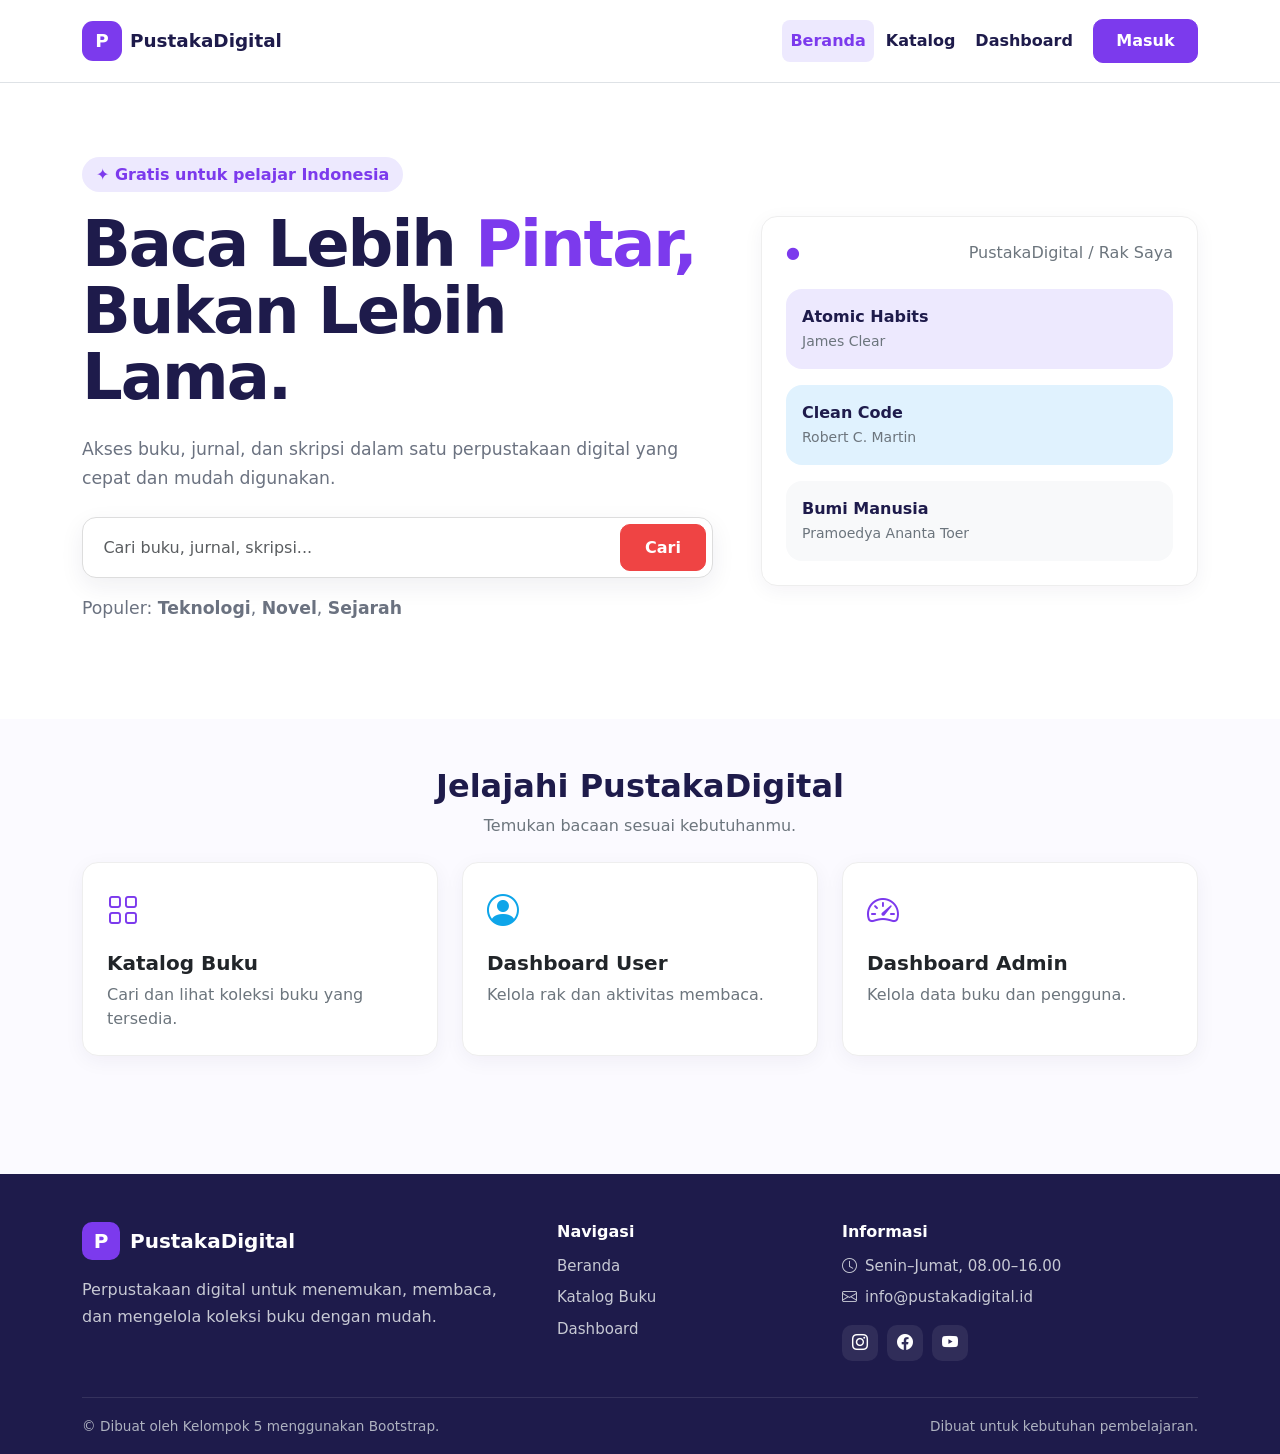
<file: index.html>
<!DOCTYPE html>
<html lang="id">

<head>
    <meta charset="UTF-8">
    <meta name="viewport" content="width=device-width, initial-scale=1.0">
    <title>PustakaDigital</title>
    <link href="https://cdn.jsdelivr.net/npm/bootstrap@5.3.3/dist/css/bootstrap.min.css" rel="stylesheet">
    <link href="https://cdn.jsdelivr.net/npm/bootstrap-icons@1.11.3/font/bootstrap-icons.css" rel="stylesheet">
    <link rel="icon" type="image/svg+xml"
        href="data:image/svg+xml,%3Csvg xmlns='http://www.w3.org/2000/svg' viewBox='0 0 100 100'%3E%3Crect width='100' height='100' rx='22' fill='%237C3AED'/%3E%3Ctext x='50%25' y='55%25' dominant-baseline='middle' text-anchor='middle' font-family='Arial' font-weight='800' font-size='58' fill='white'%3EP%3C/text%3E%3C/svg%3E">
    <link rel="stylesheet" href="assets/css/style.css">

</head>

<body>
    <nav class="navbar navbar-expand-lg border-bottom sticky-top">
        <div class="container py-2">
            <a class="navbar-brand d-flex align-items-center gap-2" href="index.html">
                <span class="logo">P</span>
                PustakaDigital
            </a>
            <button class="navbar-toggler" type="button" data-bs-toggle="collapse" data-bs-target="#nav"
                aria-controls="nav" aria-expanded="false" aria-label="Toggle navigation">
                <span class="navbar-toggler-icon"></span>
            </button>
            <div class="collapse navbar-collapse" id="nav">
                <ul class="navbar-nav ms-auto align-items-lg-center gap-lg-1">
                    <li class="nav-item">
                        <a class="nav-link active" href="index.html" aria-current="page">
                            Beranda
                        </a>
                    </li>
                    <li class="nav-item">
                        <a class="nav-link" href="route/katalog.html">
                            Katalog
                        </a>
                    </li>
                    <li class="nav-item">
                        <a class="nav-link" href="route/dashboard-user.html">
                            Dashboard
                        </a>
                    </li>
                    <li class="nav-item ms-lg-2">
                        <a class="btn btn-ungu" href="route/login.html">
                            Masuk
                        </a>
                    </li>
                </ul>
            </div>
        </div>
    </nav>

    <main>
        <section class="hero">
            <div class="container">
                <div class="row align-items-center g-5">
                    <div class="col-lg-7">
                        <span class="badge-soft">
                            ✦ Gratis untuk pelajar Indonesia
                        </span>
                        <h1 class="mt-4">
                            Baca Lebih
                            <span>Pintar,</span>
                            <br>
                            Bukan Lebih Lama.
                        </h1>
                        <p class="mt-4">
                            Akses buku, jurnal, dan skripsi dalam satu
                            perpustakaan digital yang cepat dan mudah digunakan.
                        </p>
                        <form id="searchForm" class="search-box d-flex mt-4">
                            <input type="search" class="form-control" placeholder="Cari buku, jurnal, skripsi...">
                            <button class="btn btn-cari px-4">
                                Cari
                            </button>
                        </form>
                        <p class="small mt-3">
                            Populer:
                            <b>Teknologi</b>,
                            <b>Novel</b>,
                            <b>Sejarah</b>
                        </p>
                    </div>
                    <div class="col-lg-5">
                        <div class="card-clean p-4">
                            <div class="d-flex justify-content-between mb-4">
                                <span class="text-ungu">
                                    ●
                                </span>
                                <span class="text-secondary">
                                    PustakaDigital / Rak Saya
                                </span>
                            </div>
                            <div class="p-3 rounded-4 bg-ungu-muda mb-3">
                                <b>Atomic Habits</b>
                                <br>
                                <small class="text-secondary">
                                    James Clear
                                </small>
                            </div>
                            <div class="p-3 rounded-4 bg-biru-muda mb-3">
                                <b>Clean Code</b>
                                <br>
                                <small class="text-secondary">
                                    Robert C. Martin
                                </small>
                            </div>
                            <div class="p-3 rounded-4 bg-light">
                                <b>Bumi Manusia</b>
                                <br>
                                <small class="text-secondary">
                                    Pramoedya Ananta Toer
                                </small>
                            </div>
                        </div>
                    </div>
                </div>
            </div>
        </section>
        <section class="py-5">
            <div class="container">
                <div class="text-center mb-4">
                    <h2 class="page-title">
                        Jelajahi PustakaDigital
                    </h2>
                    <p class="text-secondary">
                        Temukan bacaan sesuai kebutuhanmu.
                    </p>
                </div>
                <div class="row g-4">
                    <div class="col-md-4">
                        <a href="route/katalog.html" class="card-clean d-block p-4 h-100 text-dark">
                            <i class="bi bi-grid fs-2 text-ungu"></i>
                            <h5 class="fw-bold mt-3">
                                Katalog Buku
                            </h5>
                            <p class="text-secondary mb-0">
                                Cari dan lihat koleksi buku yang tersedia.
                            </p>
                        </a>
                    </div>
                    <div class="col-md-4">
                        <a href="route/dashboard-user.html" class="card-clean d-block p-4 h-100 text-dark">
                            <i class="bi bi-person-circle fs-2 text-biru"></i>
                            <h5 class="fw-bold mt-3">
                                Dashboard User
                            </h5>
                            <p class="text-secondary mb-0">
                                Kelola rak dan aktivitas membaca.
                            </p>
                        </a>
                    </div>
                    <div class="col-md-4">
                        <a href="route/dashboard-admin.html" class="card-clean d-block p-4 h-100 text-dark">
                            <i class="bi bi-speedometer2 fs-2 text-ungu"></i>
                            <h5 class="fw-bold mt-3">
                                Dashboard Admin
                            </h5>
                            <p class="text-secondary mb-0">
                                Kelola data buku dan pengguna.
                            </p>
                        </a>
                    </div>
                </div>
            </div>
        </section>
    </main>
    <!-- FOOTER -->
    <footer class="site-footer">
        <div class="container">
            <div class="row g-4">
                <div class="col-lg-5 col-md-6">
                    <a href="../index.html" class="footer-brand">
                        <span class="footer-logo">P</span>
                        <span>PustakaDigital</span>
                    </a>
                    <p class="footer-description mt-3 mb-0">
                        Perpustakaan digital untuk menemukan, membaca, dan mengelola koleksi buku dengan mudah.
                    </p>
                </div>
                <div class="col-6 col-lg-3 col-md-3">
                    <h6 class="footer-title">Navigasi</h6>
                    <a href="index.html" class="footer-link">Beranda</a>
                    <a href="route/katalog.html" class="footer-link">Katalog Buku</a>
                    <a href="route/dashboard-user.html" class="footer-link">Dashboard</a>
                </div>
                <div class="col-6 col-lg-4 col-md-3">
                    <h6 class="footer-title">Informasi</h6>
                    <span class="footer-info"><i class="bi bi-clock me-2"></i>Senin–Jumat, 08.00–16.00</span>
                    <span class="footer-info"><i class="bi bi-envelope me-2"></i>info@pustakadigital.id</span>
                    <div class="footer-social mt-3">
                        <a href="#" aria-label="Instagram"><i class="bi bi-instagram"></i></a>
                        <a href="#" aria-label="Facebook"><i class="bi bi-facebook"></i></a>
                        <a href="#" aria-label="YouTube"><i class="bi bi-youtube"></i></a>
                    </div>
                </div>
            </div>
            <div class="footer-bottom">
                <span>© Dibuat oleh Kelompok 5 menggunakan Bootstrap.</span>
                <span>Dibuat untuk kebutuhan pembelajaran.</span>
            </div>
        </div>
    </footer>
    <script src="https://cdn.jsdelivr.net/npm/bootstrap@5.3.3/dist/js/bootstrap.bundle.min.js"></script>
    <script src="assets/js/script.js"></script>
</body>

</html>
</file>
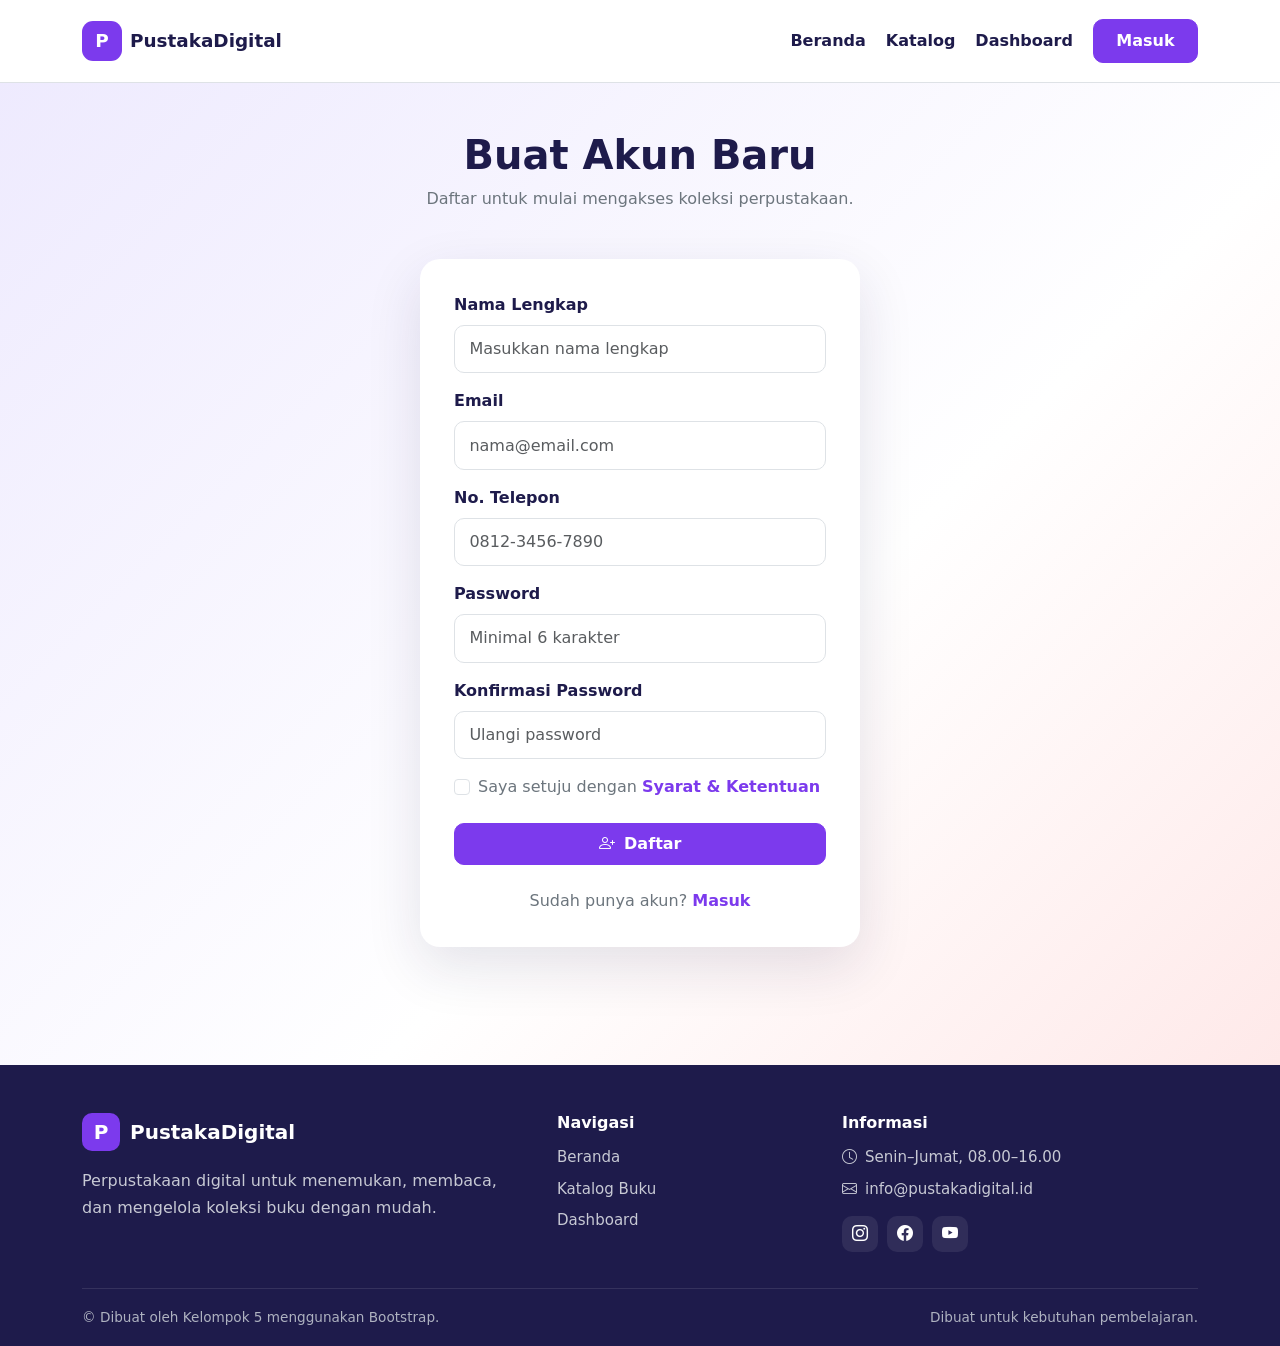
<file: route/daftar.html>
<!DOCTYPE html>
<html lang="id">

<head>
    <meta charset="UTF-8">
    <meta name="viewport" content="width=device-width, initial-scale=1.0">
    <title>Daftar - PustakaDigital</title>
    <link href="https://cdn.jsdelivr.net/npm/bootstrap@5.3.3/dist/css/bootstrap.min.css" rel="stylesheet">
    <link href="https://cdn.jsdelivr.net/npm/bootstrap-icons@1.11.3/font/bootstrap-icons.css" rel="stylesheet">
    <link rel="icon" type="image/svg+xml"
        href="data:image/svg+xml,%3Csvg xmlns='http://www.w3.org/2000/svg' viewBox='0 0 100 100'%3E%3Crect width='100' height='100' rx='22' fill='%237C3AED'/%3E%3Ctext x='50%25' y='55%25' dominant-baseline='middle' text-anchor='middle' font-family='Arial' font-weight='800' font-size='58' fill='white'%3EP%3C/text%3E%3C/svg%3E">
    <link rel="stylesheet" href="../assets/css/style.css">
</head>

<body class="login-page">

    <!-- ================= NAVBAR ================= -->
    <nav class="navbar navbar-expand-lg border-bottom sticky-top bg-white">
        <div class="container py-2">
            <a class="navbar-brand d-flex align-items-center gap-2" href="../index.html">
                <span class="logo">P</span>
                PustakaDigital
            </a>

            <button class="navbar-toggler" type="button" data-bs-toggle="collapse" data-bs-target="#nav"
                aria-controls="nav" aria-expanded="false" aria-label="Toggle navigation">
                <span class="navbar-toggler-icon"></span>
            </button>

            <div class="collapse navbar-collapse" id="nav">
                <ul class="navbar-nav ms-auto align-items-lg-center gap-lg-1">
                    <li class="nav-item">
                        <a class="nav-link" href="../index.html">Beranda</a>
                    </li>
                    <li class="nav-item">
                        <a class="nav-link" href="katalog.html">Katalog</a>
                    </li>
                    <li class="nav-item">
                        <a class="nav-link" href="dashboard-user.html">Dashboard</a>
                    </li>
                    <li class="nav-item">
                        <a class="btn btn-ungu ms-lg-2" href="login.html">Masuk</a>
                    </li>
                </ul>
            </div>
        </div>
    </nav>

    <!-- ================= HEADER ================= -->
    <header class="text-center py-5">
        <div class="container">
            <h1 class="page-title">Buat Akun Baru</h1>
            <p class="text-secondary mb-0">Daftar untuk mulai mengakses koleksi perpustakaan.</p>
        </div>
    </header>

    <!-- ================= MAIN ================= -->
    <main class="pb-5">
        <div class="container">
            <div class="login-card">

                <form id="registerForm">
                    <div class="mb-3">
                        <label class="form-label fw-semibold">Nama Lengkap</label>
                        <input id="nama" type="text" class="form-control" placeholder="Masukkan nama lengkap" required>
                    </div>

                    <div class="mb-3">
                        <label class="form-label fw-semibold">Email</label>
                        <input id="email" type="email" class="form-control" placeholder="nama@email.com" required>
                    </div>

                    <div class="mb-3">
                        <label class="form-label fw-semibold">No. Telepon</label>
                        <input id="telepon" type="tel" class="form-control" placeholder="0812-3456-7890"
                            pattern="[0-9+\-\s()]{8,20}" required>
                    </div>

                    <div class="mb-3">
                        <label class="form-label fw-semibold">Password</label>
                        <input id="password" type="password" class="form-control" placeholder="Minimal 6 karakter"
                            minlength="6" required>
                    </div>

                    <div class="mb-3">
                        <label class="form-label fw-semibold">Konfirmasi Password</label>
                        <input id="passwordConfirm" type="password" class="form-control" placeholder="Ulangi password"
                            minlength="6" required>
                    </div>

                    <div class="form-check mb-4">
                        <input class="form-check-input" type="checkbox" id="agree" required>
                        <label class="form-check-label text-secondary" for="agree">
                            Saya setuju dengan
                            <a href="#" class="text-ungu fw-semibold">Syarat &amp; Ketentuan</a>
                        </label>
                    </div>

                    <button class="btn btn-ungu w-100 py-2">
                        <i class="bi bi-person-plus me-1"></i>
                        Daftar
                    </button>
                </form>

                <p class="text-center text-secondary mt-4 mb-0">
                    Sudah punya akun?
                    <a href="login.html" class="text-ungu fw-bold">
                        Masuk
                    </a>
                </p>

            </div>
        </div>
    </main>

    <!-- ================= FOOTER ================= -->
    <footer class="site-footer">
        <div class="container">
            <div class="row g-4">
                <div class="col-lg-5 col-md-6">
                    <a href="../index.html" class="footer-brand">
                        <span class="footer-logo">P</span>
                        <span>PustakaDigital</span>
                    </a>
                    <p class="footer-description mt-3 mb-0">
                        Perpustakaan digital untuk menemukan, membaca, dan mengelola koleksi buku dengan mudah.
                    </p>
                </div>

                <div class="col-6 col-lg-3 col-md-3">
                    <h6 class="footer-title">Navigasi</h6>
                    <a href="../index.html" class="footer-link">Beranda</a>
                    <a href="katalog.html" class="footer-link">Katalog Buku</a>
                    <a href="dashboard-user.html" class="footer-link">Dashboard</a>
                </div>

                <div class="col-6 col-lg-4 col-md-3">
                    <h6 class="footer-title">Informasi</h6>
                    <span class="footer-info"><i class="bi bi-clock me-2"></i>Senin–Jumat, 08.00–16.00</span>
                    <span class="footer-info"><i class="bi bi-envelope me-2"></i>info@pustakadigital.id</span>
                    <div class="footer-social mt-3">
                        <a href="#" aria-label="Instagram"><i class="bi bi-instagram"></i></a>
                        <a href="#" aria-label="Facebook"><i class="bi bi-facebook"></i></a>
                        <a href="#" aria-label="YouTube"><i class="bi bi-youtube"></i></a>
                    </div>
                </div>
            </div>

            <div class="footer-bottom">
                <span>© Dibuat oleh Kelompok 5 menggunakan Bootstrap.</span>
                <span>Dibuat untuk kebutuhan pembelajaran.</span>
            </div>
        </div>
    </footer>

    <script src="https://cdn.jsdelivr.net/npm/bootstrap@5.3.3/dist/js/bootstrap.bundle.min.js"></script>
    <script src="../assets/js/script.js"></script>
</body>

</html>
</file>
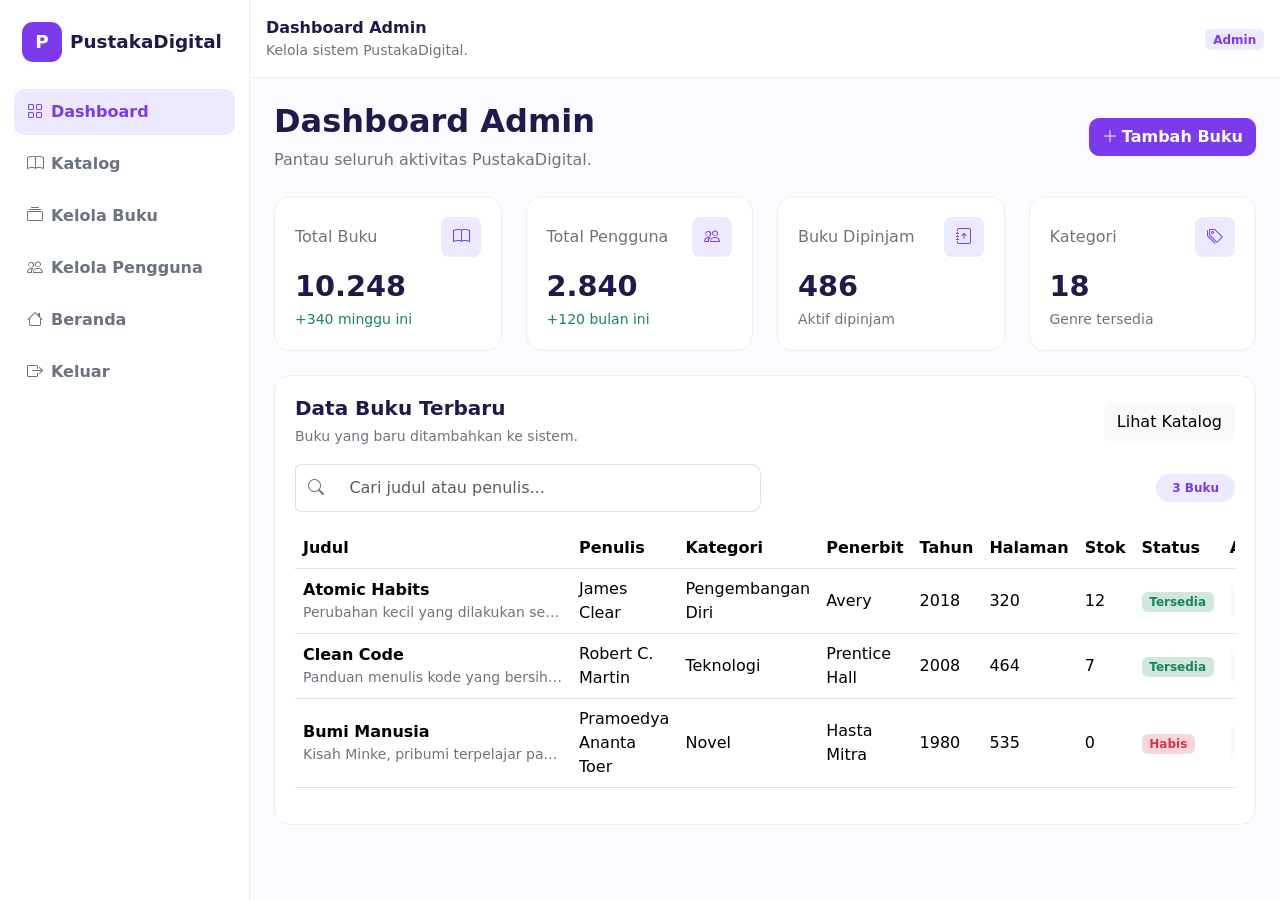
<file: route/dashboard-admin.html>
<!DOCTYPE html>
<html lang="id">

<head>
    <meta charset="UTF-8">
    <meta name="viewport" content="width=device-width, initial-scale=1.0">
    <title>Dashboard Admin - PustakaDigital</title>
    <link href="https://cdn.jsdelivr.net/npm/bootstrap@5.3.3/dist/css/bootstrap.min.css" rel="stylesheet">
    <link href="https://cdn.jsdelivr.net/npm/bootstrap-icons@1.11.3/font/bootstrap-icons.css" rel="stylesheet">
    <link rel="icon" type="image/svg+xml"
        href="data:image/svg+xml,%3Csvg xmlns='http://www.w3.org/2000/svg' width='64' height='64' viewBox='0 0 64 64'%3E%3Crect width='64' height='64' rx='18' fill='%237C3AED'/%3E%3Ctext x='50%25' y='52%25' dominant-baseline='middle' text-anchor='middle' font-family='Space Grotesk, sans-serif' font-weight='700' font-size='32' fill='white'%3EP%3C/text%3E%3C/svg%3E">
    <link rel="stylesheet" href="../assets/css/style.css">
</head>

<body>
    <aside id="sidebar" class="sidebar">
        <a class="navbar-brand d-flex align-items-center gap-2 mb-4 px-2" href="../index.html"><span
                class="logo">P</span>PustakaDigital</a>
        <nav class="nav flex-column">
            <a class="nav-link active" href="dashboard-admin.html"><i class="bi bi-grid me-2"></i>Dashboard</a>
            <a class="nav-link" href="katalog.html"><i class="bi bi-book me-2"></i>Katalog</a>
            <a class="nav-link" href="kelola-buku.html"><i class="bi bi-collection me-2"></i>Kelola Buku</a>
            <a class="nav-link" href="kelola-pengguna.html"><i class="bi bi-people me-2"></i>Kelola Pengguna</a>
            <a class="nav-link" href="../index.html"><i class="bi bi-house me-2"></i>Beranda</a>
            <a class="nav-link logout" href="login.html"><i class="bi bi-box-arrow-right me-2"></i>Keluar</a>
        </nav>
    </aside>

    <div class="main-with-sidebar">
        <header class="topbar p-3">
            <div class="d-flex align-items-center gap-3">
                <button type="button" id="mobileMenu" class="btn btn-light mobile-menu"><i
                        class="bi bi-list"></i></button>
                <div><b>Dashboard Admin</b>
                    <div class="small text-secondary">Kelola sistem PustakaDigital.</div>
                </div>
                <div class="ms-auto"><span class="badge bg-ungu-muda text-ungu">Admin</span></div>
            </div>
        </header>

        <main class="container-fluid p-4">
            <div class="d-flex flex-wrap justify-content-between align-items-center mb-4 gap-2">
                <div>
                    <h2 class="page-title">Dashboard Admin</h2>
                    <p class="text-secondary mb-0">Pantau seluruh aktivitas PustakaDigital.</p>
                </div>
                <button class="btn btn-ungu" data-bs-toggle="modal" data-bs-target="#modalBuku"
                    onclick="bukaModalTambah()">
                    <i class="bi bi-plus-lg me-1"></i>Tambah Buku
                </button>
            </div>

            <!-- STAT CARDS -->
            <div class="row g-4 mb-4">
                <div class="col-sm-6 col-xl-3">
                    <div class="stat">
                        <div class="d-flex justify-content-between align-items-center mb-2"><span
                                class="text-secondary">Total Buku</span><span
                                class="d-inline-flex align-items-center justify-content-center rounded-3 bg-ungu-muda text-ungu"
                                style="width:40px;height:40px"><i class="bi bi-book"></i></span></div>
                        <div class="stat-number">10.248</div>
                        <div class="small text-success">+340 minggu ini</div>
                    </div>
                </div>
                <div class="col-sm-6 col-xl-3">
                    <div class="stat">
                        <div class="d-flex justify-content-between align-items-center mb-2"><span
                                class="text-secondary">Total Pengguna</span><span
                                class="d-inline-flex align-items-center justify-content-center rounded-3 bg-ungu-muda text-ungu"
                                style="width:40px;height:40px"><i class="bi bi-people"></i></span></div>
                        <div class="stat-number">2.840</div>
                        <div class="small text-success">+120 bulan ini</div>
                    </div>
                </div>
                <div class="col-sm-6 col-xl-3">
                    <div class="stat">
                        <div class="d-flex justify-content-between align-items-center mb-2"><span
                                class="text-secondary">Buku Dipinjam</span><span
                                class="d-inline-flex align-items-center justify-content-center rounded-3 bg-ungu-muda text-ungu"
                                style="width:40px;height:40px"><i class="bi bi-journal-arrow-up"></i></span></div>
                        <div class="stat-number">486</div>
                        <div class="small text-secondary">Aktif dipinjam</div>
                    </div>
                </div>
                <div class="col-sm-6 col-xl-3">
                    <div class="stat">
                        <div class="d-flex justify-content-between align-items-center mb-2"><span
                                class="text-secondary">Kategori</span><span
                                class="d-inline-flex align-items-center justify-content-center rounded-3 bg-ungu-muda text-ungu"
                                style="width:40px;height:40px"><i class="bi bi-tags"></i></span></div>
                        <div class="stat-number">18</div>
                        <div class="small text-secondary">Genre tersedia</div>
                    </div>
                </div>
            </div>

            <!-- TABLE CARD -->
            <div class="table-card">
                <div class="d-flex justify-content-between align-items-center mb-3">
                    <div>
                        <h5 class="fw-bold mb-1">Data Buku Terbaru</h5>
                        <small class="text-secondary">Buku yang baru ditambahkan ke sistem.</small>
                    </div>
                    <a href="katalog.html" class="btn btn-light">Lihat Katalog</a>
                </div>

                <div class="row g-2 align-items-center mb-3">
                    <div class="col-md-6">
                        <div class="input-group">
                            <span class="input-group-text bg-white border-end-0">
                                <i class="bi bi-search text-secondary"></i>
                            </span>
                            <input id="cariBukuAdmin" type="search" class="form-control border-start-0"
                                placeholder="Cari judul atau penulis..." oninput="cariBukuAdmin()">
                        </div>
                    </div>
                    <div class="col-md-6 text-md-end">
                        <span id="jumlahBukuAdmin" class="badge bg-ungu-muda text-ungu rounded-pill px-3 py-2">3
                            Buku</span>
                    </div>
                </div>

                <div class="table-responsive">
                    <table class="table align-middle">
                        <thead>
                            <tr>
                                <th>Judul</th>
                                <th>Penulis</th>
                                <th>Kategori</th>
                                <th>Penerbit</th>
                                <th>Tahun</th>
                                <th>Halaman</th>
                                <th>Stok</th>
                                <th>Status</th>
                                <th>Aksi</th>
                            </tr>
                        </thead>
                        <tbody id="tabelBukuAdmin">

                            <!-- Baris 1 -->
                            <tr class="baris-buku" data-judul="Atomic Habits" data-penulis="James Clear">
                                <td>
                                    <b>Atomic Habits</b>
                                    <div class="small text-secondary text-truncate" style="max-width:260px"
                                        title="Perubahan kecil yang dilakukan secara konsisten dapat membentuk kebiasaan baik dan menghasilkan perubahan besar dalam hidup.">
                                        Perubahan kecil yang dilakukan secara konsisten dapat membentuk kebiasaan
                                        baik dan menghasilkan perubahan besar dalam hidup.
                                    </div>
                                </td>
                                <td>James Clear</td>
                                <td>Pengembangan Diri</td>
                                <td>Avery</td>
                                <td>2018</td>
                                <td>320</td>
                                <td>12</td>
                                <td><span class="badge bg-success-subtle text-success">Tersedia</span></td>
                                <td class="text-nowrap">
                                    <button class="btn btn-sm btn-light"
                                        onclick="editBuku('Atomic Habits','James Clear','Pengembangan Diri','Avery',2018,320,12,'Perubahan kecil yang dilakukan secara konsisten dapat membentuk kebiasaan baik dan menghasilkan perubahan besar dalam hidup.')">
                                        <i class="bi bi-pencil"></i>
                                    </button>
                                </td>
                            </tr>

                            <!-- Baris 2 -->
                            <tr class="baris-buku" data-judul="Clean Code" data-penulis="Robert C. Martin">
                                <td>
                                    <b>Clean Code</b>
                                    <div class="small text-secondary text-truncate" style="max-width:260px"
                                        title="Panduan menulis kode yang bersih, mudah dibaca, dan mudah dirawat oleh seluruh tim pengembang.">
                                        Panduan menulis kode yang bersih, mudah dibaca, dan mudah dirawat oleh
                                        seluruh tim pengembang.
                                    </div>
                                </td>
                                <td>Robert C. Martin</td>
                                <td>Teknologi</td>
                                <td>Prentice Hall</td>
                                <td>2008</td>
                                <td>464</td>
                                <td>7</td>
                                <td><span class="badge bg-success-subtle text-success">Tersedia</span></td>
                                <td class="text-nowrap">
                                    <button class="btn btn-sm btn-light"
                                        onclick="editBuku('Clean Code','Robert C. Martin','Teknologi','Prentice Hall',2008,464,7,'Panduan menulis kode yang bersih, mudah dibaca, dan mudah dirawat oleh seluruh tim pengembang.')">
                                        <i class="bi bi-pencil"></i>
                                    </button>
                                </td>
                            </tr>

                            <!-- Baris 3 -->
                            <tr class="baris-buku" data-judul="Bumi Manusia" data-penulis="Pramoedya Ananta Toer">
                                <td>
                                    <b>Bumi Manusia</b>
                                    <div class="small text-secondary text-truncate" style="max-width:260px"
                                        title="Kisah Minke, pribumi terpelajar pada masa kolonial, yang bergulat dengan cinta, keadilan, dan jati diri bangsanya.">
                                        Kisah Minke, pribumi terpelajar pada masa kolonial, yang bergulat dengan
                                        cinta, keadilan, dan jati diri bangsanya.
                                    </div>
                                </td>
                                <td>Pramoedya Ananta Toer</td>
                                <td>Novel</td>
                                <td>Hasta Mitra</td>
                                <td>1980</td>
                                <td>535</td>
                                <td>0</td>
                                <td><span class="badge bg-danger-subtle text-danger">Habis</span></td>
                                <td class="text-nowrap">
                                    <button class="btn btn-sm btn-light"
                                        onclick="editBuku('Bumi Manusia','Pramoedya Ananta Toer','Novel','Hasta Mitra',1980,535,0,'Kisah Minke, pribumi terpelajar pada masa kolonial, yang bergulat dengan cinta, keadilan, dan jati diri bangsanya.')">
                                        <i class="bi bi-pencil"></i>
                                    </button>
                                </td>
                            </tr>
                        </tbody>
                    </table>
                </div>

                <!-- EMPTY STATE -->
                <div id="bukuKosong" class="text-center py-4 d-none">
                    <i class="bi bi-inbox" style="font-size:2.5rem;color:var(--abu)"></i>
                    <p class="text-secondary mt-2 mb-0">Tidak ada buku yang cocok.</p>
                </div>
            </div>
        </main>
    </div>

    <!-- ================= MODAL TAMBAH / EDIT BUKU ================= -->
    <div class="modal fade" id="modalBuku" tabindex="-1">
        <div class="modal-dialog modal-dialog-centered modal-dialog-scrollable modal-lg">
            <div class="modal-content" style="border-radius:16px; max-height:90vh; overflow-y:auto; overflow-x:hidden">
                <div class="modal-header border-0">
                    <h5 class="modal-title fw-bold" id="modalBukuTitle">Tambah Buku</h5>
                    <button type="button" class="btn-close" data-bs-dismiss="modal"></button>
                </div>
                <form id="formBuku" onsubmit="simpanBuku(event)">
                    <div class="modal-body" style="overflow-y:auto; overflow-x:hidden;">
                        <div class="mb-3">
                            <label class="form-label fw-semibold">Judul</label>
                            <input id="inputJudul" type="text" class="form-control" placeholder="Judul buku" required>
                        </div>
                        <div class="mb-3">
                            <label class="form-label fw-semibold">Penulis</label>
                            <input id="inputPenulis" type="text" class="form-control" placeholder="Nama penulis"
                                required>
                        </div>
                        <div class="row g-3">
                            <div class="col-7">
                                <label class="form-label fw-semibold">Kategori</label>
                                <select id="inputKategori" class="form-select">
                                    <option>Pengembangan Diri</option>
                                    <option>Teknologi</option>
                                    <option>Novel</option>
                                    <option>Sejarah</option>
                                </select>
                            </div>
                            <div class="col-5">
                                <label class="form-label fw-semibold">Stok</label>
                                <input id="inputStok" type="number" min="0" class="form-control" value="1" required>
                            </div>
                        </div>
                        <div class="row g-3 mt-0">
                            <div class="col-12 col-md-6">
                                <label class="form-label fw-semibold">Penerbit</label>
                                <input id="inputPenerbit" type="text" class="form-control" placeholder="Nama penerbit">
                            </div>
                            <div class="col-6 col-md-3">
                                <label class="form-label fw-semibold">Tahun</label>
                                <input id="inputTahun" type="number" min="1000" max="2100" class="form-control"
                                    placeholder="2024">
                            </div>
                            <div class="col-6 col-md-3">
                                <label class="form-label fw-semibold">Halaman</label>
                                <input id="inputHalaman" type="number" min="1" class="form-control" placeholder="320">
                            </div>
                        </div>
                        <div class="mt-3">
                            <label class="form-label fw-semibold">Sinopsis</label>
                            <textarea id="inputSinopsis" class="form-control" rows="4"
                                placeholder="Ringkasan isi buku..."></textarea>
                        </div>
                    </div>
                    <div class="modal-footer border-0">
                        <button type="button" class="btn btn-light" data-bs-dismiss="modal">Batal</button>
                        <button type="submit" class="btn btn-ungu">
                            <i class="bi bi-check-lg me-1"></i>Simpan
                        </button>
                    </div>
                </form>
            </div>
        </div>
    </div>

    <!-- TOAST -->
    <div class="toast-container position-fixed bottom-0 end-0 p-3" style="z-index:1080">
        <div id="toastAdmin" class="toast border-0" role="alert"
            style="background:var(--gelap); color:white; border-radius:12px">
            <div class="d-flex align-items-center">
                <div class="toast-body d-flex align-items-center gap-2">
                    <span
                        style="width:32px;height:32px;border-radius:8px;background:var(--ungu);display:inline-flex;align-items:center;justify-content:center">
                        <i class="bi bi-check-lg"></i>
                    </span>
                    <span id="toastAdminMsg">Berhasil disimpan</span>
                </div>
                <button type="button" class="btn-close btn-close-white me-3" data-bs-dismiss="toast"></button>
            </div>
        </div>
    </div>

    <script src="https://cdn.jsdelivr.net/npm/bootstrap@5.3.3/dist/js/bootstrap.bundle.min.js"></script>
    <script src="../assets/js/script.js"></script>

    <!-- ================= SCRIPT UI (tidak mengubah data) ================= -->
    <script>
        // Buka modal untuk tambah buku (form kosong)
        window.bukaModalTambah = function () {
            document.getElementById("modalBukuTitle").textContent = "Tambah Buku";
            document.getElementById("formBuku").reset();
            document.getElementById("inputStok").value = 1;
        };

        // Buka modal untuk edit buku (form terisi data dari baris yang diklik)
        window.editBuku = function (judul, penulis, kategori, penerbit, tahun, halaman, stok, sinopsis) {
            document.getElementById("modalBukuTitle").textContent = "Edit Buku";
            document.getElementById("inputJudul").value = judul;
            document.getElementById("inputPenulis").value = penulis;
            document.getElementById("inputKategori").value = kategori;
            document.getElementById("inputPenerbit").value = penerbit;
            document.getElementById("inputTahun").value = tahun;
            document.getElementById("inputHalaman").value = halaman;
            document.getElementById("inputStok").value = stok;
            document.getElementById("inputSinopsis").value = sinopsis;
            bootstrap.Modal.getOrCreateInstance(document.getElementById("modalBuku")).show();
        };

        // Simpan — hanya tampilkan toast & tutup modal (tanpa ubah data)
        window.simpanBuku = function (e) {
            e.preventDefault();
            var judul = document.getElementById("inputJudul").value.trim();
            var title = document.getElementById("modalBukuTitle").textContent;

            var msg = title === "Edit Buku"
                ? 'Buku "' + judul + '" berhasil diperbarui.'
                : 'Buku "' + judul + '" berhasil ditambahkan.';

            var el = document.getElementById("toastAdmin");
            document.getElementById("toastAdminMsg").textContent = msg;
            bootstrap.Toast.getOrCreateInstance(el, { delay: 2500 }).show();

            bootstrap.Modal.getOrCreateInstance(document.getElementById("modalBuku")).hide();
        };

        // ===== SEARCH BAR =====
        window.cariBukuAdmin = function () {
            var kw = document.getElementById("cariBukuAdmin").value.toLowerCase().trim();
            var rows = document.querySelectorAll(".baris-buku");
            var tampil = 0;

            rows.forEach(function (row) {
                var judul = (row.dataset.judul || "").toLowerCase();
                var penulis = (row.dataset.penulis || "").toLowerCase();

                if (judul.indexOf(kw) !== -1 || penulis.indexOf(kw) !== -1) {
                    row.classList.remove("d-none");
                    tampil++;
                } else {
                    row.classList.add("d-none");
                }
            });

            document.getElementById("jumlahBukuAdmin").textContent = tampil + " Buku";
            document.getElementById("bukuKosong").classList.toggle("d-none", tampil !== 0);
        };
    </script>
</body>

</html>
</file>
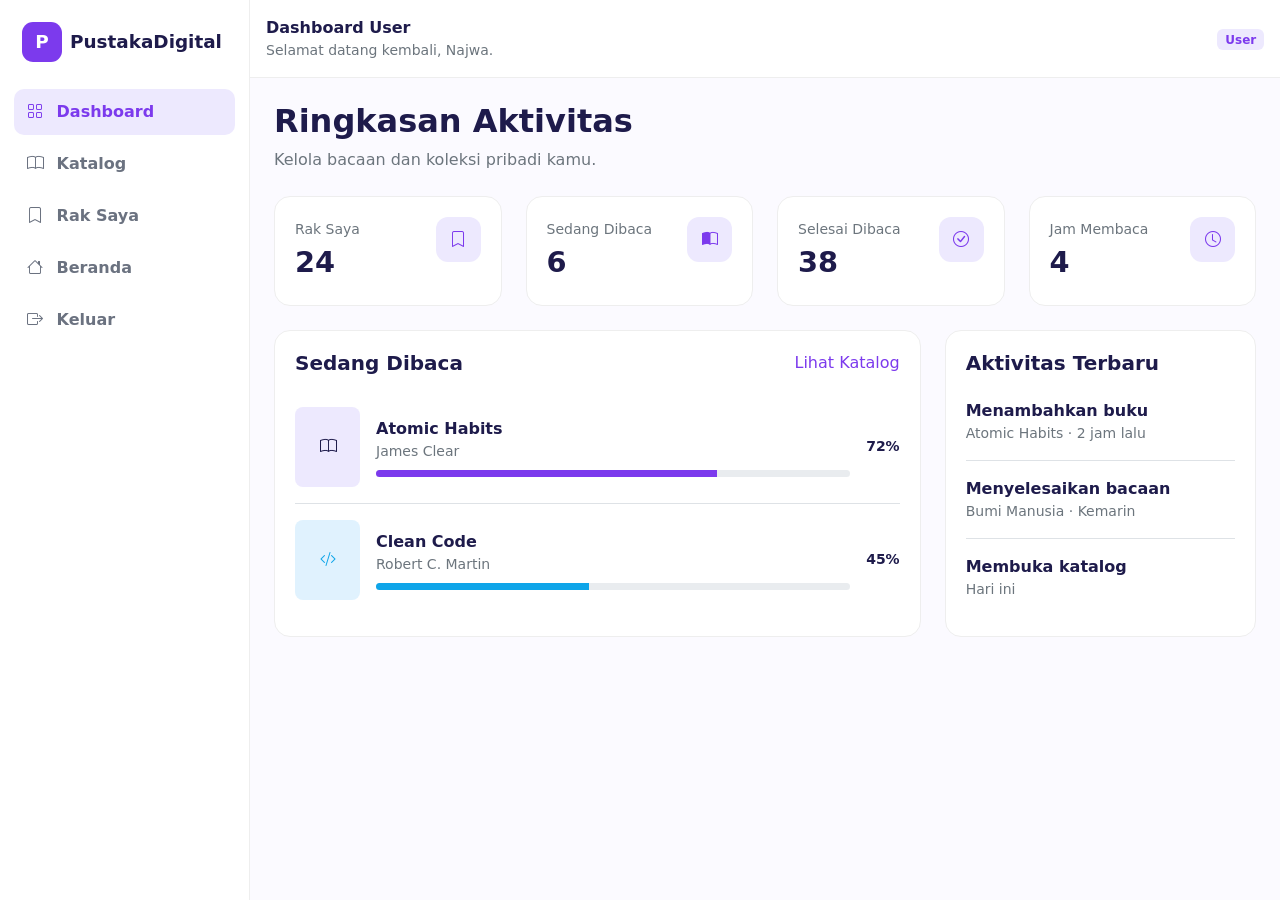
<file: route/dashboard-user.html>
<!DOCTYPE html>
<html lang="id">

<head>
    <meta charset="UTF-8">
    <meta name="viewport" content="width=device-width, initial-scale=1.0">
    <title>Dashboard User - PustakaDigital</title>
    <link href="https://cdn.jsdelivr.net/npm/bootstrap@5.3.3/dist/css/bootstrap.min.css" rel="stylesheet">
    <link href="https://cdn.jsdelivr.net/npm/bootstrap-icons@1.11.3/font/bootstrap-icons.css" rel="stylesheet">
    <link rel="icon" type="image/svg+xml"
        href="data:image/svg+xml,%3Csvg xmlns='http://www.w3.org/2000/svg' viewBox='0 0 100 100'%3E%3Crect width='100' height='100' rx='22' fill='%237C3AED'/%3E%3Ctext x='50%25' y='55%25' dominant-baseline='middle' text-anchor='middle' font-family='Arial' font-weight='800' font-size='58' fill='white'%3EP%3C/text%3E%3C/svg%3E">
    <link rel="stylesheet" href="../assets/css/style.css">
</head>

<body>
    <aside id="sidebar" class="sidebar">
        <a class="navbar-brand d-flex align-items-center gap-2 mb-4 px-2" href="../index.html">
            <span class="logo">P</span>
            PustakaDigital
        </a>
        <nav class="nav flex-column">
            <a class="nav-link active" href="dashboard-user.html">
                <i class="bi bi-grid me-2"></i>
                Dashboard
            </a>
            <a class="nav-link" href="katalog.html">
                <i class="bi bi-book me-2"></i>
                Katalog
            </a>
            <a class="nav-link" href="rak-saya.html">
                <i class="bi bi-bookmark me-2"></i>
                Rak Saya
            </a>
            <a class="nav-link" href="../index.html">
                <i class="bi bi-house me-2"></i>
                Beranda
            </a>
            <a class="nav-link logout" href="login.html">
                <i class="bi bi-box-arrow-right me-2"></i>
                Keluar
            </a>
        </nav>
    </aside>
    <div class="main-with-sidebar">
        <header class="topbar p-3">
            <div class="d-flex align-items-center gap-3">
                <button id="mobileMenu" class="btn btn-light mobile-menu">
                    <i class="bi bi-list"></i>
                </button>
                <div>
                    <b>
                        Dashboard User
                    </b>
                    <div class="small text-secondary">
                        Selamat datang kembali, Najwa.
                    </div>
                </div>
                <div class="ms-auto">
                    <span class="badge bg-ungu-muda text-ungu">
                        User
                    </span>
                </div>
            </div>
        </header>
        <main class="container-fluid p-4">
            <div class="mb-4">
                <h2 class="page-title">
                    Ringkasan Aktivitas
                </h2>
                <p class="text-secondary">
                    Kelola bacaan dan koleksi pribadi kamu.
                </p>
            </div>
            <div class="row g-4 mb-4">
                <div class="col-sm-6 col-xl-3">
                    <div class="stat">
                        <div class="d-flex justify-content-between">
                            <div>
                                <small class="text-secondary">Rak Saya</small>
                                <div class="stat-number">24</div>
                            </div>
                            <div class="stat-icon">
                                <i class="bi bi-bookmark"></i>
                            </div>
                        </div>
                    </div>
                </div>
                <div class="col-sm-6 col-xl-3">
                    <div class="stat">
                        <div class="d-flex justify-content-between">
                            <div>
                                <small class="text-secondary">Sedang Dibaca</small>
                                <div class="stat-number">6</div>
                            </div>
                            <div class="stat-icon">
                                <i class="bi bi-book-half"></i>
                            </div>
                        </div>
                    </div>
                </div>
                <div class="col-sm-6 col-xl-3">
                    <div class="stat">
                        <div class="d-flex justify-content-between">
                            <div>
                                <small class="text-secondary">Selesai Dibaca</small>
                                <div class="stat-number">38</div>
                            </div>
                            <div class="stat-icon">
                                <i class="bi bi-check-circle"></i>
                            </div>
                        </div>
                    </div>
                </div>
                <div class="col-sm-6 col-xl-3">
                    <div class="stat">
                        <div class="d-flex justify-content-between">
                            <div>
                                <small class="text-secondary">Jam Membaca</small>
                                <div class="stat-number">4</div>
                            </div>
                            <div class="stat-icon">
                                <i class="bi bi-clock"></i>
                            </div>
                        </div>
                    </div>
                </div>
            </div>
            <div class="row g-4">
                <div class="col-lg-8">
                    <div class="table-card">
                        <div class="d-flex justify-content-between align-items-center mb-3">
                            <h5 class="fw-bold mb-0">
                                Sedang Dibaca
                            </h5>
                            <a href="katalog.html" class="text-ungu">
                                Lihat Katalog
                            </a>
                        </div>
                        <div class="d-flex align-items-center gap-3 border-bottom py-3">
                            <div class="book-cover rounded-3" style="width: 65px; height: 80px;">
                                <i class="bi bi-book"></i>
                            </div>
                            <div class="flex-grow-1">
                                <b>Atomic Habits</b>
                                <div class="small text-secondary">
                                    James Clear
                                </div>
                                <div class="progress mt-2" style="height: 7px;">
                                    <div class="progress-bar" style="width: 72%; background: var(--ungu);"></div>
                                </div>
                            </div>
                            <span class="small fw-semibold">
                                72%
                            </span>
                        </div>
                        <div class="d-flex align-items-center gap-3 py-3">
                            <div class="book-cover rounded-3 bg-biru-muda" style="width: 65px; height: 80px;">
                                <i class="bi bi-code-slash text-biru"></i>
                            </div>
                            <div class="flex-grow-1">
                                <b>Clean Code</b>
                                <div class="small text-secondary">
                                    Robert C. Martin
                                </div>
                                <div class="progress mt-2" style="height: 7px;">
                                    <div class="progress-bar" style="width: 45%; background: var(--biru);"></div>
                                </div>
                            </div>
                            <span class="small fw-semibold">
                                45%
                            </span>
                        </div>
                    </div>
                </div>
                <div class="col-lg-4">
                    <div class="table-card h-100">
                        <h5 class="fw-bold">
                            Aktivitas Terbaru
                        </h5>
                        <div class="py-3 border-bottom">
                            <b>Menambahkan buku</b>
                            <div class="small text-secondary">
                                Atomic Habits · 2 jam lalu
                            </div>
                        </div>
                        <div class="py-3 border-bottom">
                            <b>Menyelesaikan bacaan</b>
                            <div class="small text-secondary">
                                Bumi Manusia · Kemarin
                            </div>
                        </div>
                        <div class="py-3">
                            <b>Membuka katalog</b>
                            <div class="small text-secondary">
                                Hari ini
                            </div>
                        </div>
                    </div>
                </div>
            </div>
        </main>
    </div>
    <script src="../assets/js/script.js"></script>
</body>

</html>
</file>
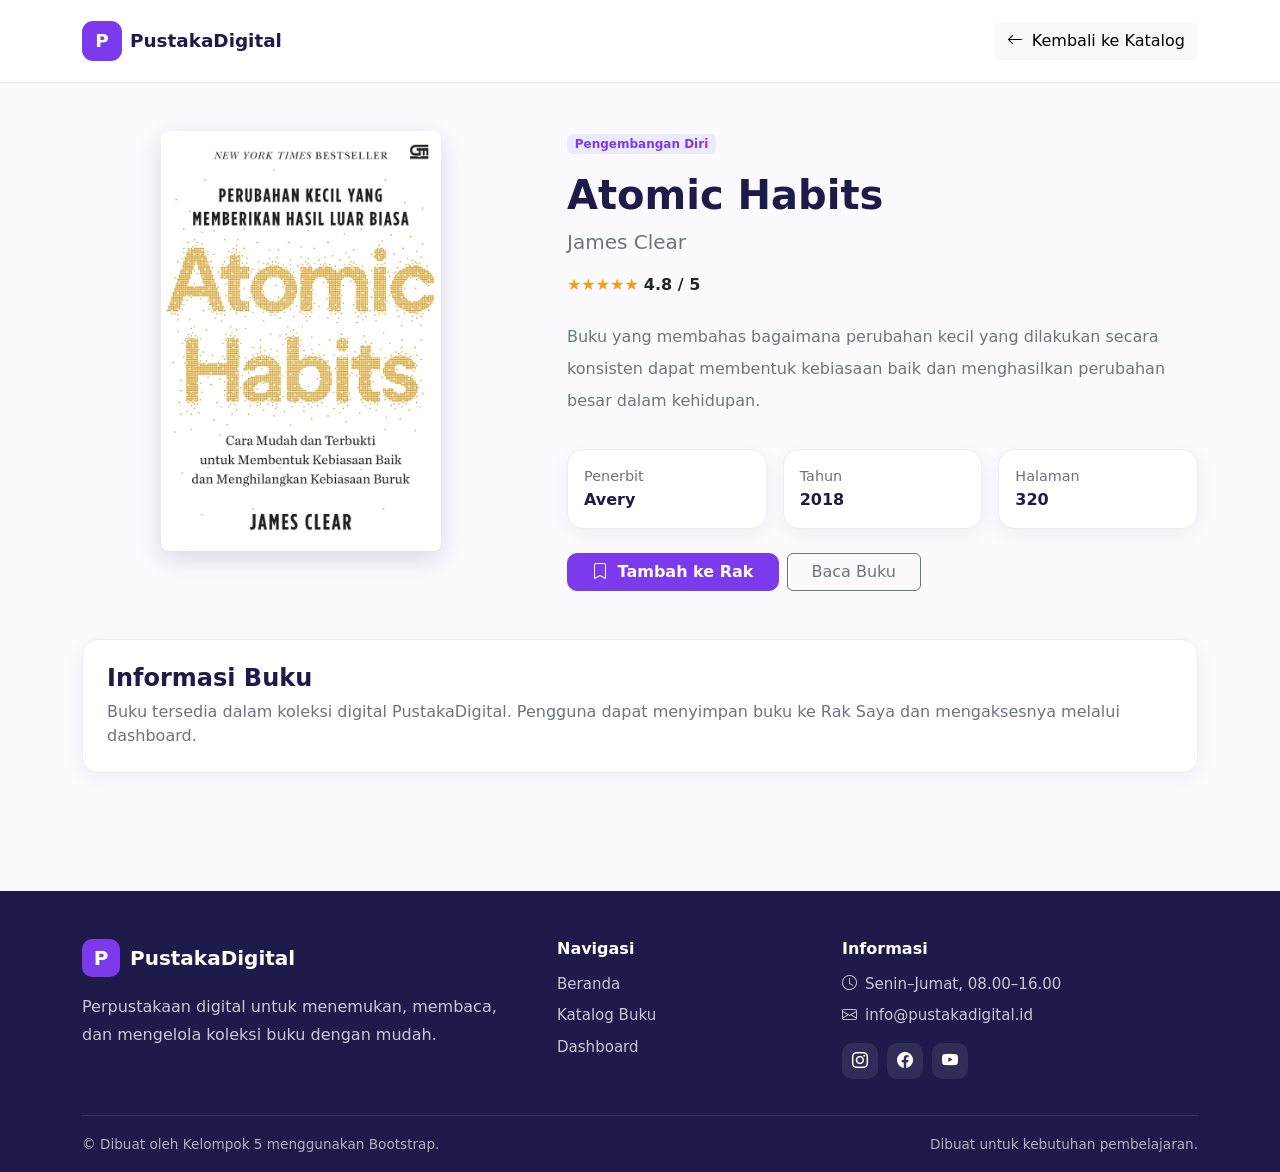
<file: route/detail-buku.html>
<!DOCTYPE html>
<html lang="id">

<head>
    <meta charset="UTF-8">
    <meta name="viewport" content="width=device-width, initial-scale=1.0">
    <title>Detail Buku - PustakaDigital</title>
    <link href="https://cdn.jsdelivr.net/npm/bootstrap@5.3.3/dist/css/bootstrap.min.css" rel="stylesheet">
    <link href="https://cdn.jsdelivr.net/npm/bootstrap-icons@1.11.3/font/bootstrap-icons.css" rel="stylesheet">
    <link rel="icon" type="image/svg+xml"
        href="data:image/svg+xml,%3Csvg xmlns='http://www.w3.org/2000/svg' viewBox='0 0 100 100'%3E%3Crect width='100' height='100' rx='22' fill='%237C3AED'/%3E%3Ctext x='50%25' y='55%25' dominant-baseline='middle' text-anchor='middle' font-family='Arial' font-weight='800' font-size='58' fill='white'%3EP%3C/text%3E%3C/svg%3E">
    <link rel="stylesheet" href="../assets/css/style.css">
</head>

<body>
    <nav class="navbar navbar-expand-lg border-bottom">
        <div class="container py-2">
            <a class="navbar-brand d-flex align-items-center gap-2" href="../index.html">
                <span class="logo">P</span>
                PustakaDigital
            </a>
            <a href="katalog.html" class="btn btn-light ms-auto">
                <i class="bi bi-arrow-left me-1"></i>
                Kembali ke Katalog
            </a>
        </div>
    </nav>
    <main class="container py-5">
        <div class="row g-5 align-items-start">
            <div class="col-md-5">
                <div class="detail-cover">
                    <img src="../assets/image/Atomic habits.jpg" alt="Atomic Habits">
                </div>
            </div>
            <div class="col-md-7">
                <span class="badge bg-ungu-muda text-ungu">
                    Pengembangan Diri
                </span>
                <h1 class="page-title mt-3">
                    Atomic Habits
                </h1>
                <p class="text-secondary fs-5">
                    James Clear
                </p>
                <div class="rating mb-4">
                    ★★★★★
                    <span class="text-dark fw-semibold">
                        4.8 / 5
                    </span>
                </div>
                <p class="text-secondary lh-lg">
                    Buku yang membahas bagaimana perubahan kecil
                    yang dilakukan secara konsisten dapat membentuk
                    kebiasaan baik dan menghasilkan perubahan besar
                    dalam kehidupan.
                </p>
                <div class="row g-3 my-3">
                    <div class="col-6 col-md-4">
                        <div class="card-clean p-3">
                            <div class="info-label">
                                Penerbit
                            </div>
                            <b>Avery</b>
                        </div>
                    </div>
                    <div class="col-6 col-md-4">
                        <div class="card-clean p-3">
                            <div class="info-label">
                                Tahun
                            </div>
                            <b>2018</b>
                        </div>
                    </div>
                    <div class="col-6 col-md-4">
                        <div class="card-clean p-3">
                            <div class="info-label">
                                Halaman
                            </div>
                            <b>320</b>
                        </div>
                    </div>
                </div>
                <div class="d-flex gap-2 mt-4">
                    <button class="btn btn-ungu px-4" onclick="tambahKeRak('Atomic Habits')">
                        <i class="bi bi-bookmark me-1"></i>
                        Tambah ke Rak
                    </button>
                    <button class="btn btn-outline-secondary px-4">
                        Baca Buku
                    </button>
                </div>
            </div>
        </div>
        <section class="mt-5">
            <div class="card-clean p-4">
                <h4 class="fw-bold">
                    Informasi Buku
                </h4>
                <p class="text-secondary mb-0">
                    Buku tersedia dalam koleksi digital PustakaDigital.
                    Pengguna dapat menyimpan buku ke Rak Saya dan
                    mengaksesnya melalui dashboard.
                </p>
            </div>
        </section>
    </main>
    <div class="toast-container position-fixed bottom-0 end-0 p-3" style="z-index:1080">
        <div id="toastPinjam" class="toast border-0" role="alert"
            style="background:var(--gelap); color:white; border-radius:12px">
            <div class="d-flex align-items-center">
                <div class="toast-body d-flex align-items-center gap-2">
                    <span
                        style="width:32px;height:32px;border-radius:8px;background:var(--ungu);display:inline-flex;align-items:center;justify-content:center">
                        <i class="bi bi-check-lg"></i>
                    </span>
                    <span id="toastMsg">Buku dipilih</span>
                </div>
                <button type="button" class="btn-close btn-close-white me-3" data-bs-dismiss="toast"></button>
            </div>
        </div>
    </div>
    <script src="https://cdn.jsdelivr.net/npm/bootstrap@5.3.3/dist/js/bootstrap.bundle.min.js"></script>
    <script src="../assets/js/script.js"></script>
    <!-- FOOTER -->
    <footer class="site-footer">
        <div class="container">
            <div class="row g-4">
                <div class="col-lg-5 col-md-6">
                    <a href="../index.html" class="footer-brand"><span
                            class="footer-logo">P</span><span>PustakaDigital</span></a>
                    <p class="footer-description mt-3 mb-0">Perpustakaan digital untuk menemukan, membaca, dan mengelola
                        koleksi buku dengan mudah.</p>
                </div>
                <div class="col-6 col-lg-3 col-md-3">
                    <h6 class="footer-title">Navigasi</h6>
                    <a href="../index.html" class="footer-link">Beranda</a>
                    <a href="katalog.html" class="footer-link">Katalog Buku</a>
                    <a href="dashboard-user.html" class="footer-link">Dashboard</a>
                </div>
                <div class="col-6 col-lg-4 col-md-3">
                    <h6 class="footer-title">Informasi</h6>
                    <span class="footer-info"><i class="bi bi-clock me-2"></i>Senin–Jumat, 08.00–16.00</span>
                    <span class="footer-info"><i class="bi bi-envelope me-2"></i>info@pustakadigital.id</span>
                    <div class="footer-social mt-3">
                        <a href="#" aria-label="Instagram"><i class="bi bi-instagram"></i></a>
                        <a href="#" aria-label="Facebook"><i class="bi bi-facebook"></i></a>
                        <a href="#" aria-label="YouTube"><i class="bi bi-youtube"></i></a>
                    </div>
                </div>
            </div>
            <div class="footer-bottom"><span>© Dibuat oleh Kelompok 5 menggunakan Bootstrap.</span><span>Dibuat untuk
                    kebutuhan pembelajaran.</span></div>
        </div>
    </footer>
</body>

</html>
</file>
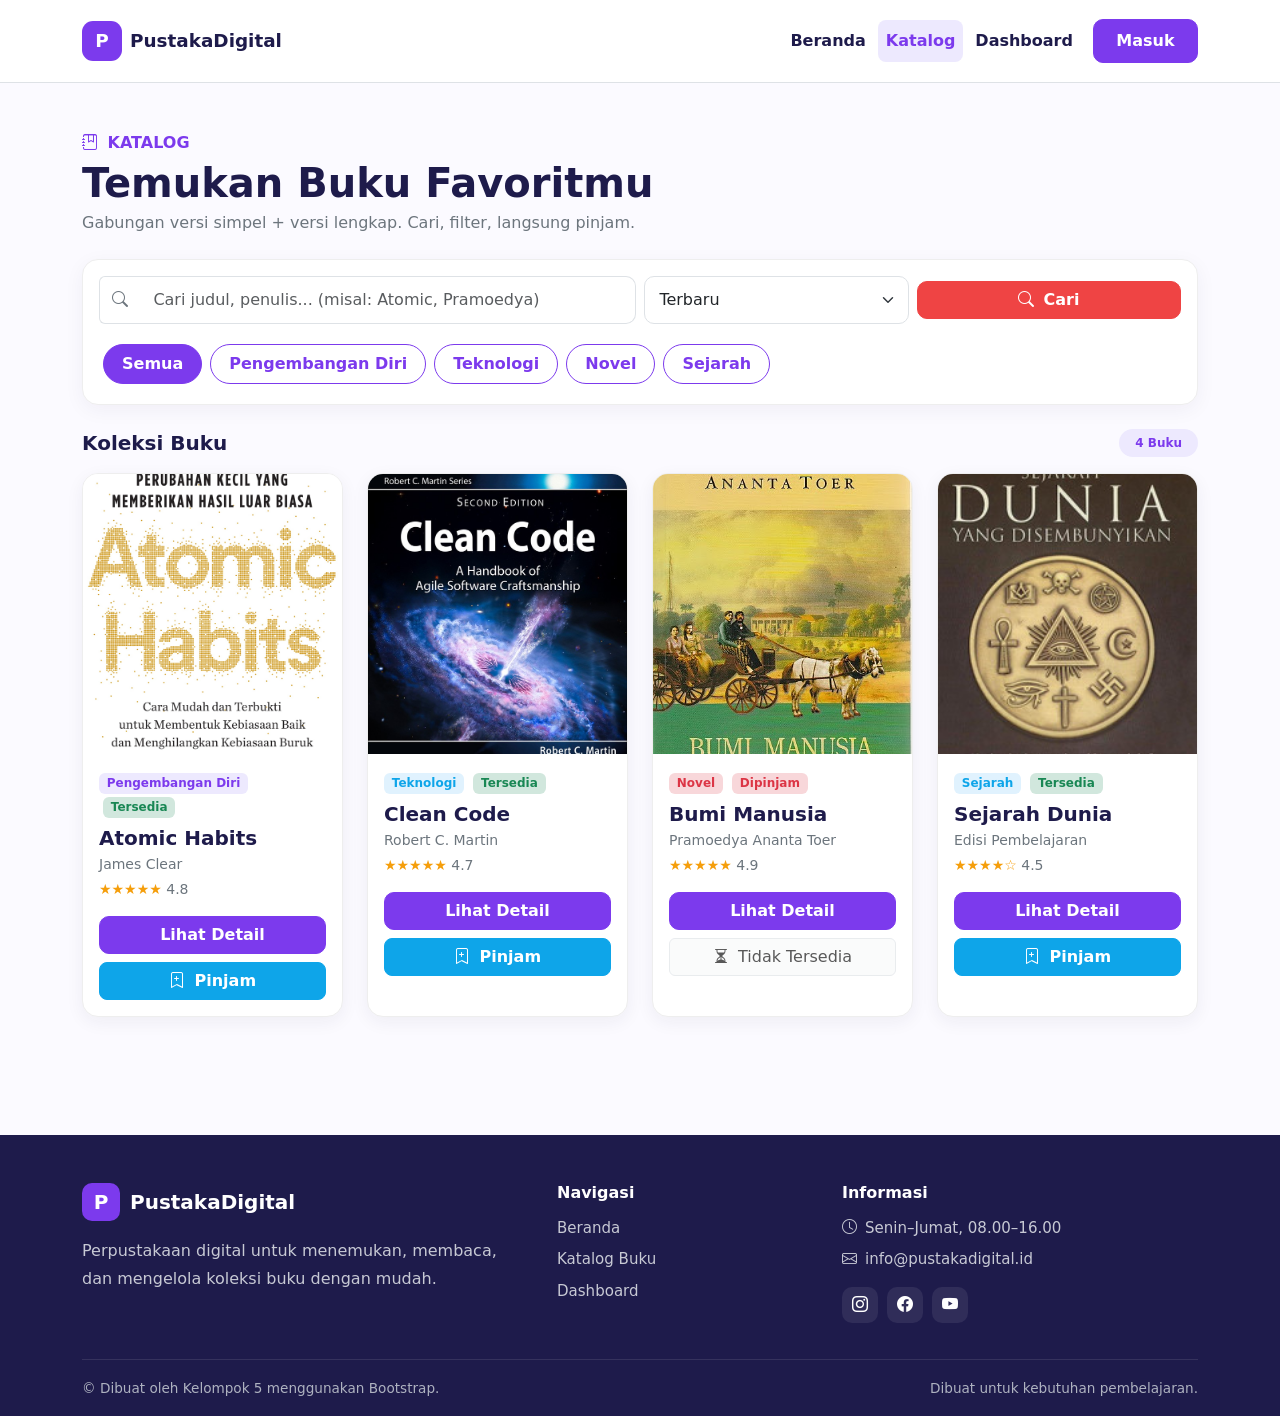
<file: route/katalog.html>
<!DOCTYPE html>
<html lang="id">

<head>
    <meta charset="UTF-8">
    <meta name="viewport" content="width=device-width, initial-scale=1.0">
    <title>Katalog - PustakaDigital</title>
    <link href="https://cdn.jsdelivr.net/npm/bootstrap@5.3.3/dist/css/bootstrap.min.css" rel="stylesheet">
    <link href="https://cdn.jsdelivr.net/npm/bootstrap-icons@1.11.3/font/bootstrap-icons.css" rel="stylesheet">
    <link rel="icon" type="image/svg+xml"
        href="data:image/svg+xml,%3Csvg xmlns='http://www.w3.org/2000/svg' viewBox='0 0 100 100'%3E%3Crect width='100' height='100' rx='22' fill='%237C3AED'/%3E%3Ctext x='50%25' y='55%25' dominant-baseline='middle' text-anchor='middle' font-family='Arial' font-weight='800' font-size='58' fill='white'%3EP%3C/text%3E%3C/svg%3E">
    <link rel="stylesheet" href="../assets/css/style.css">
</head>

<body>

    <!-- NAVBAR -->
    <nav class="navbar navbar-expand-lg border-bottom sticky-top">
        <div class="container py-2">
            <a class="navbar-brand d-flex align-items-center gap-2" href="../index.html">
                <span class="logo">P</span> PustakaDigital
            </a>

            <!-- Aksi ringkas untuk mobile -->
            <div class="ms-auto d-flex align-items-center gap-2 d-lg-none">
                <a href="#searchInput" class="catalog-mobile-search" aria-label="Cari buku">
                    <i class="bi bi-search"></i>
                </a>
                <button class="navbar-toggler" type="button" data-bs-toggle="collapse"
                    data-bs-target="#catalogNavbarMenu" aria-controls="catalogNavbarMenu" aria-expanded="false"
                    aria-label="Buka menu">
                    <span class="navbar-toggler-icon"></span>
                </button>
            </div>

            <div class="collapse navbar-collapse" id="catalogNavbarMenu">
                <ul class="navbar-nav ms-auto align-items-lg-center gap-lg-1">
                    <li class="nav-item">
                        <a class="nav-link" href="../index.html">Beranda</a>
                    </li>
                    <li class="nav-item">
                        <a class="nav-link active" href="katalog.html" aria-current="page">Katalog</a>
                    </li>
                    <li class="nav-item">
                        <a class="nav-link" href="dashboard-user.html">Dashboard</a>
                    </li>
                    <li class="nav-item ms-lg-2">
                        <a href="login.html" class="btn btn-ungu">Masuk</a>
                    </li>
                </ul>
            </div>
        </div>
    </nav>

    <main class="container py-5">
        <!-- HEADER -->
        <div class="mb-4">
            <p class="text-ungu fw-semibold mb-1"><i class="bi bi-journal-bookmark me-1"></i> KATALOG</p>
            <h1 class="page-title mb-1">Temukan Buku Favoritmu</h1>
            <p class="text-secondary">Gabungan versi simpel + versi lengkap. Cari, filter, langsung pinjam.</p>
        </div>

        <!-- SEARCH + FILTER GABUNGAN -->
        <div class="card-clean p-3 mb-4">
            <div class="row g-2 align-items-center">
                <div class="col-lg-6">
                    <div class="input-group">
                        <span class="input-group-text bg-white border-end-0"><i
                                class="bi bi-search text-secondary"></i></span>
                        <input id="searchInput" type="search" class="form-control border-start-0"
                            placeholder="Cari judul, penulis... (misal: Atomic, Pramoedya)">
                    </div>
                </div>
                <div class="col-md-3 col-6">
                    <select id="sortSelect" class="form-select" onchange="sortBuku()">
                        <option value="terbaru">Terbaru</option>
                        <option value="az">Judul A-Z</option>
                        <option value="rating">Rating Tertinggi</option>
                    </select>
                </div>
                <div class="col-md-3 col-6">
                    <button class="btn btn-cari w-100" onclick="cariBuku()"><i class="bi bi-search me-1"></i>
                        Cari</button>
                </div>
            </div>
            <!-- CATEGORY BUTTON -->
            <div class="mt-3 d-flex flex-wrap">
                <button class="category-btn active" onclick="filterKategori('Semua', this)">Semua</button>
                <button class="category-btn" onclick="filterKategori('Pengembangan Diri', this)">Pengembangan
                    Diri</button>
                <button class="category-btn" onclick="filterKategori('Teknologi', this)">Teknologi</button>
                <button class="category-btn" onclick="filterKategori('Novel', this)">Novel</button>
                <button class="category-btn" onclick="filterKategori('Sejarah', this)">Sejarah</button>
            </div>
        </div>

        <div class="d-flex justify-content-between align-items-center mb-3">
            <h5 class="fw-bold mb-0">Koleksi Buku</h5>
            <span id="jumlahBuku" class="badge bg-ungu-muda text-ungu rounded-pill px-3 py-2">4 Buku</span>
        </div>

        <!-- GRID BUKU -->
        <div class="row g-4" id="bookGrid">
            <!-- 1 -->
            <div class="col-md-6 col-lg-3 book-item" data-search="atomic habits james clear pengembangan diri"
                data-kategori="Pengembangan Diri" data-judul="Atomic Habits" data-rating="4.8">
                <div class="book-card">
                    <div class="book-cover">
                        <img src="../assets/image/Atomic habits.jpg" alt="Atomic Habits">
                    </div>
                    <div class="p-3">
                        <span class="badge bg-ungu-muda text-ungu">Pengembangan Diri</span>
                        <span class="badge bg-success-subtle text-success ms-1">Tersedia</span>
                        <h5 class="fw-bold mt-2 mb-1">Atomic Habits</h5>
                        <p class="text-secondary small mb-1">James Clear</p>
                        <div class="rating small">★★★★★ <span class="text-secondary">4.8</span></div>
                        <div class="d-grid gap-2 mt-3">
                            <a href="detail-buku.html" class="btn btn-ungu">Lihat Detail</a>
                            <button class="btn btn-pinjam" onclick="pinjamBuku('Atomic Habits')"><i
                                    class="bi bi-bookmark-plus me-1"></i> Pinjam</button>
                        </div>
                    </div>
                </div>
            </div>
            <!-- 2 -->
            <div class="col-md-6 col-lg-3 book-item" data-search="clean code robert martin teknologi"
                data-kategori="Teknologi" data-judul="Clean Code" data-rating="4.7">
                <div class="book-card">
                    <div class="book-cover bg-biru-muda">
                        <img src="../assets/image/clean code.jpeg" alt="Clean Code">
                    </div>
                    <div class="p-3">
                        <span class="badge bg-biru-muda text-biru">Teknologi</span>
                        <span class="badge bg-success-subtle text-success ms-1">Tersedia</span>
                        <h5 class="fw-bold mt-2 mb-1">Clean Code</h5>
                        <p class="text-secondary small mb-1">Robert C. Martin</p>
                        <div class="rating small">★★★★★ <span class="text-secondary">4.7</span></div>
                        <div class="d-grid gap-2 mt-3">
                            <a href="detail-buku.html" class="btn btn-ungu">Lihat Detail</a>
                            <button class="btn btn-pinjam" onclick="pinjamBuku('Clean Code')"><i
                                    class="bi bi-bookmark-plus me-1"></i>
                                Pinjam</button>
                        </div>
                    </div>
                </div>
            </div>
            <!-- 3 -->
            <div class="col-md-6 col-lg-3 book-item" data-search="bumi manusia pramoedya novel" data-kategori="Novel"
                data-judul="Bumi Manusia" data-rating="4.9">
                <div class="book-card">
                    <div class="book-cover" style="background:var(--merah-muda)">
                        <img src="../assets/image/bumi manusia.jpg" alt="Bumi Manusia">
                    </div>
                    <div class="p-3">
                        <span class="badge bg-danger-subtle text-danger">Novel</span>
                        <span class="badge bg-danger-subtle text-danger ms-1">Dipinjam</span>
                        <h5 class="fw-bold mt-2 mb-1">Bumi Manusia</h5>
                        <p class="text-secondary small mb-1">Pramoedya Ananta Toer</p>
                        <div class="rating small">★★★★★ <span class="text-secondary">4.9</span></div>
                        <div class="d-grid gap-2 mt-3">
                            <a href="detail-buku.html" class="btn btn-ungu">Lihat Detail</a>
                            <button class="btn btn-light border" disabled><i class="bi bi-hourglass-split me-1"></i>
                                Tidak Tersedia</button>
                        </div>
                    </div>
                </div>
            </div>
            <!-- 4 -->
            <div class="col-md-6 col-lg-3 book-item" data-search="sejarah dunia pembelajaran" data-kategori="Sejarah"
                data-judul="Sejarah Dunia" data-rating="4.5">
                <div class="book-card">
                    <div class="book-cover bg-biru-muda">
                        <img src="../assets/image/sejarah dunia.jpg" alt="Sejarah Dunia">
                    </div>
                    <div class="p-3">
                        <span class="badge bg-biru-muda text-biru">Sejarah</span>
                        <span class="badge bg-success-subtle text-success ms-1">Tersedia</span>
                        <h5 class="fw-bold mt-2 mb-1">Sejarah Dunia</h5>
                        <p class="text-secondary small mb-1">Edisi Pembelajaran</p>
                        <div class="rating small">★★★★☆ <span class="text-secondary">4.5</span></div>
                        <div class="d-grid gap-2 mt-3">
                            <a href="detail-buku.html" class="btn btn-ungu">Lihat Detail</a>
                            <button class="btn btn-pinjam" onclick="pinjamBuku('Sejarah Dunia')"><i
                                    class="bi bi-bookmark-plus me-1"></i> Pinjam</button>
                        </div>
                    </div>
                </div>
            </div>
        </div>

        <div id="tidakDitemukan" class="text-center py-5 d-none">
            <div class="card-clean p-5">
                <i class="bi bi-search" style="font-size:3rem;color:var(--abu)"></i>
                <h5 class="mt-3">Buku tidak ditemukan</h5>
                <p class="text-secondary">Coba kata kunci lain atau pilih kategori Semua</p>
                <button class="btn btn-ungu mt-2"
                    onclick="filterKategori('Semua', document.querySelector('.category-btn'))">Reset Filter</button>
            </div>
        </div>
    </main>

    <!-- Modal Detail Simpel -->
    <div class="modal fade" id="modalDetail" tabindex="-1">
        <div class="modal-dialog modal-dialog-centered">
            <div class="modal-content" style="border-radius:16px">
                <div class="modal-header border-0">
                    <h5 class="modal-title fw-bold" id="detailJudul">Judul Buku</h5>
                    <button type="button" class="btn-close" data-bs-dismiss="modal"></button>
                </div>
                <div class="modal-body text-center">
                    <div class="mb-3"
                        style="height:180px;background:linear-gradient(135deg,var(--ungu-muda),var(--biru-muda));border-radius:12px;display:flex;align-items:center;justify-content:center">
                        <i class="bi bi-book-half" style="font-size:60px;color:var(--ungu)"></i>
                    </div>
                    <p class="text-secondary small">Klik Pinjam untuk lanjut ke halaman peminjaman.</p>
                </div>
                <div class="modal-footer border-0">
                    <button class="btn btn-light" data-bs-dismiss="modal">Tutup</button>
                    <button class="btn btn-pinjam" onclick="pinjamDariModal()"><i class="bi bi-bookmark-plus me-1"></i>
                        Pinjam</button>
                </div>
            </div>
        </div>
    </div>

    <div class="toast-container position-fixed bottom-0 end-0 p-3" style="z-index:1080">
        <div id="toastPinjam" class="toast border-0" role="alert"
            style="background:var(--gelap); color:white; border-radius:12px">
            <div class="d-flex align-items-center">
                <div class="toast-body d-flex align-items-center gap-2">
                    <span
                        style="width:32px;height:32px;border-radius:8px;background:var(--ungu);display:inline-flex;align-items:center;justify-content:center">
                        <i class="bi bi-check-lg"></i>
                    </span>
                    <span id="toastMsg">Buku dipilih</span>
                </div>
                <button type="button" class="btn-close btn-close-white me-3" data-bs-dismiss="toast"></button>
            </div>
        </div>
    </div>

    <!-- FOOTER -->
    <footer class="site-footer">
        <div class="container">
            <div class="row g-4">
                <div class="col-lg-5 col-md-6">
                    <a href="../index.html" class="footer-brand">
                        <span class="footer-logo">P</span>
                        <span>PustakaDigital</span>
                    </a>
                    <p class="footer-description mt-3 mb-0">
                        Perpustakaan digital untuk menemukan, membaca, dan mengelola koleksi buku dengan mudah.
                    </p>
                </div>
                <div class="col-6 col-lg-3 col-md-3">
                    <h6 class="footer-title">Navigasi</h6>
                    <a href="../index.html" class="footer-link">Beranda</a>
                    <a href="katalog.html" class="footer-link">Katalog Buku</a>
                    <a href="dashboard-user.html" class="footer-link">Dashboard</a>
                </div>
                <div class="col-6 col-lg-4 col-md-3">
                    <h6 class="footer-title">Informasi</h6>
                    <span class="footer-info"><i class="bi bi-clock me-2"></i>Senin–Jumat, 08.00–16.00</span>
                    <span class="footer-info"><i class="bi bi-envelope me-2"></i>info@pustakadigital.id</span>
                    <div class="footer-social mt-3">
                        <a href="#" aria-label="Instagram"><i class="bi bi-instagram"></i></a>
                        <a href="#" aria-label="Facebook"><i class="bi bi-facebook"></i></a>
                        <a href="#" aria-label="YouTube"><i class="bi bi-youtube"></i></a>
                    </div>
                </div>
            </div>
            <div class="footer-bottom">
                <span>© Dibuat oleh Kelompok 5 menggunakan Bootstrap.</span>
                <span>Dibuat untuk kebutuhan pembelajaran.</span>
            </div>
        </div>
    </footer>

    <script src="https://cdn.jsdelivr.net/npm/bootstrap@5.3.3/dist/js/bootstrap.bundle.min.js"></script>
    <script src="../assets/js/script.js"></script>
</body>

</html>
</file>
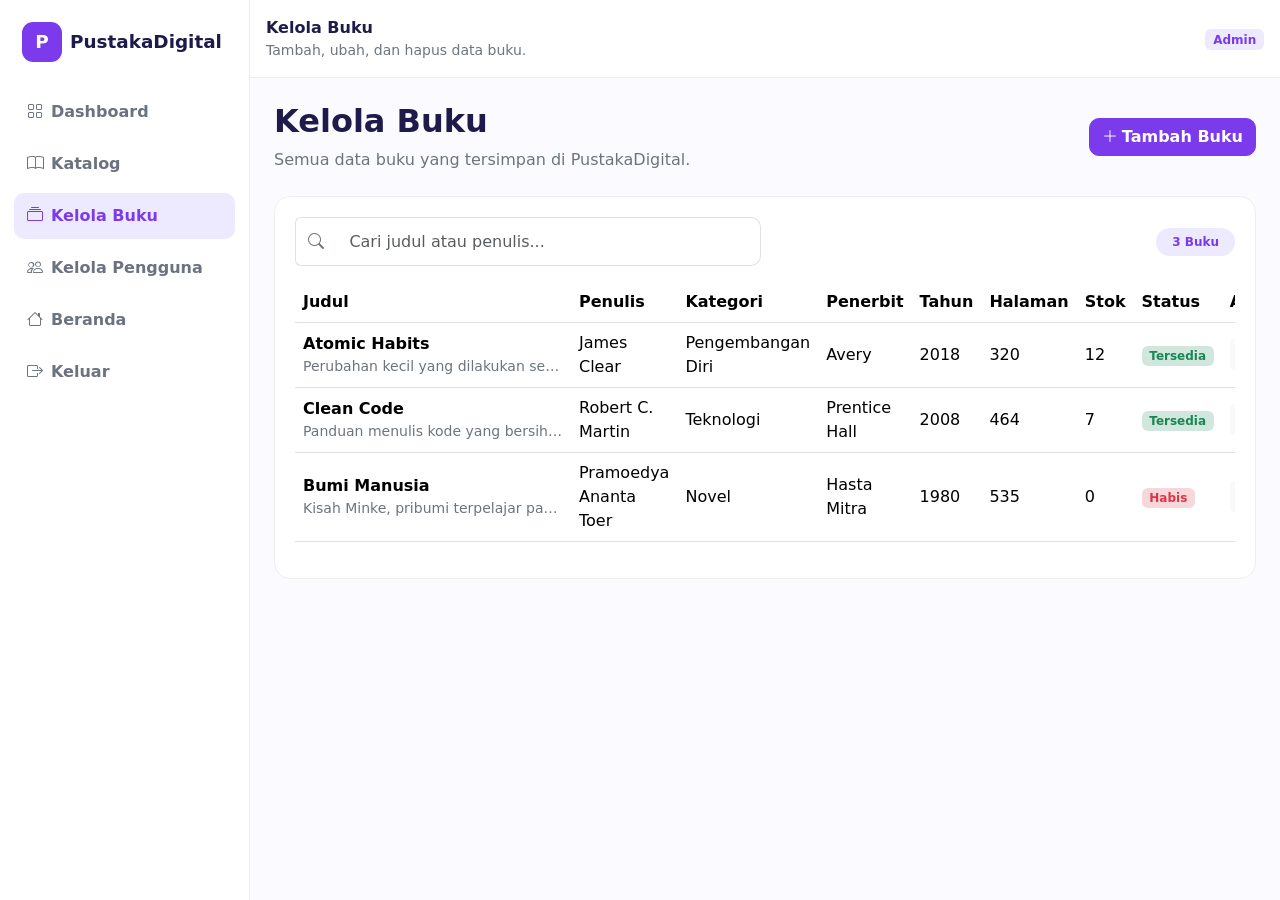
<file: route/kelola-buku.html>
<!DOCTYPE html>
<html lang="id">

<head>
    <meta charset="UTF-8">
    <meta name="viewport" content="width=device-width, initial-scale=1.0">
    <title>Kelola Buku - PustakaDigital</title>
    <link href="https://cdn.jsdelivr.net/npm/bootstrap@5.3.3/dist/css/bootstrap.min.css" rel="stylesheet">
    <link href="https://cdn.jsdelivr.net/npm/bootstrap-icons@1.11.3/font/bootstrap-icons.css" rel="stylesheet">
    <link rel="icon" type="image/svg+xml"
        href="data:image/svg+xml,%3Csvg xmlns='http://www.w3.org/2000/svg' viewBox='0 0 100 100'%3E%3Crect width='100' height='100' rx='22' fill='%237C3AED'/%3E%3Ctext x='50%25' y='55%25' dominant-baseline='middle' text-anchor='middle' font-family='Arial' font-weight='800' font-size='58' fill='white'%3EP%3C/text%3E%3C/svg%3E">
    <link rel="stylesheet" href="../assets/css/style.css">
</head>

<body>
    <!-- ================= SIDEBAR ================= -->
    <aside id="sidebar" class="sidebar">
        <a class="navbar-brand d-flex align-items-center gap-2 mb-4 px-2" href="../index.html">
            <span class="logo">P</span>
            PustakaDigital
        </a>

        <nav class="nav flex-column">
            <a class="nav-link" href="dashboard-admin.html">
                <i class="bi bi-grid me-2"></i>Dashboard
            </a>
            <a class="nav-link" href="katalog.html">
                <i class="bi bi-book me-2"></i>Katalog
            </a>
            <a class="nav-link active" href="kelola-buku.html">
                <i class="bi bi-collection me-2"></i>Kelola Buku
            </a>
            <a class="nav-link" href="kelola-pengguna.html">
                <i class="bi bi-people me-2"></i>Kelola Pengguna
            </a>
            <a class="nav-link" href="../index.html">
                <i class="bi bi-house me-2"></i>Beranda
            </a>
            <a class="nav-link logout" href="login.html">
                <i class="bi bi-box-arrow-right me-2"></i>Keluar
            </a>
        </nav>
    </aside>

    <!-- ================= MAIN ================= -->
    <div class="main-with-sidebar">
        <header class="topbar p-3">
            <div class="d-flex align-items-center gap-3">
                <button type="button" id="mobileMenu" class="btn btn-light mobile-menu" aria-label="Buka menu">
                    <i class="bi bi-list"></i>
                </button>
                <div>
                    <b>Kelola Buku</b>
                    <div class="small text-secondary">
                        Tambah, ubah, dan hapus data buku.
                    </div>
                </div>
                <div class="ms-auto">
                    <span class="badge bg-ungu-muda text-ungu">Admin</span>
                </div>
            </div>
        </header>

        <main class="container-fluid p-4">
            <div class="d-flex flex-wrap justify-content-between align-items-center mb-4 gap-2">
                <div>
                    <h2 class="page-title">Kelola Buku</h2>
                    <p class="text-secondary mb-0">Semua data buku yang tersimpan di PustakaDigital.</p>
                </div>
                <button class="btn btn-ungu" data-bs-toggle="modal" data-bs-target="#modalBuku"
                    onclick="bukaModalTambah()">
                    <i class="bi bi-plus-lg me-1"></i>Tambah Buku
                </button>
            </div>

            <div class="table-card">
                <div class="row g-2 align-items-center mb-3">
                    <div class="col-md-6">
                        <div class="input-group">
                            <span class="input-group-text bg-white border-end-0">
                                <i class="bi bi-search text-secondary"></i>
                            </span>
                            <input id="cariBukuAdmin" type="search" class="form-control border-start-0"
                                placeholder="Cari judul atau penulis..." oninput="cariBukuAdmin()">
                        </div>
                    </div>
                    <div class="col-md-6 text-md-end">
                        <span id="jumlahBukuAdmin" class="badge bg-ungu-muda text-ungu rounded-pill px-3 py-2">3
                            Buku</span>
                    </div>
                </div>

                <div class="table-responsive">
                    <table class="table align-middle">
                        <thead>
                            <tr>
                                <th>Judul</th>
                                <th>Penulis</th>
                                <th>Kategori</th>
                                <th>Penerbit</th>
                                <th>Tahun</th>
                                <th>Halaman</th>
                                <th>Stok</th>
                                <th>Status</th>
                                <th>Aksi</th>
                            </tr>
                        </thead>
                        <tbody id="tabelBukuAdmin"></tbody>
                    </table>
                </div>

                <div id="tabelBukuKosong" class="text-center py-5 d-none">
                    <i class="bi bi-inbox" style="font-size:2.5rem;color:var(--abu)"></i>
                    <p class="text-secondary mt-2 mb-0">Tidak ada buku yang cocok.</p>
                </div>
            </div>
        </main>
    </div>

    <!-- ================= MODAL TAMBAH / EDIT ================= -->
    <!-- ================= MODAL TAMBAH / EDIT ================= -->
    <div class="modal fade" id="modalBuku" tabindex="-1">
        <div class="modal-dialog modal-dialog-centered modal-dialog-scrollable modal-lg">
            <div class="modal-content" style="border-radius:16px; max-height:90vh; overflow-y:auto; overflow-x:hidden">
                <div class="modal-header border-0">
                    <h5 class="modal-title fw-bold" id="modalBukuTitle">Tambah Buku</h5>
                    <button type="button" class="btn-close" data-bs-dismiss="modal"></button>
                </div>
                <form id="formBuku" onsubmit="simpanBuku(event)">
                    <div class="modal-body" style="overflow-y:auto; overflow-x:hidden;">
                        <input type="hidden" id="bukuBarisAktif">
                        <div class="mb-3">
                            <label class="form-label fw-semibold">Judul</label>
                            <input id="inputJudul" type="text" class="form-control" placeholder="Judul buku" required>
                        </div>
                        <div class="mb-3">
                            <label class="form-label fw-semibold">Penulis</label>
                            <input id="inputPenulis" type="text" class="form-control" placeholder="Nama penulis"
                                required>
                        </div>
                        <div class="row g-3">
                            <div class="col-7">
                                <label class="form-label fw-semibold">Kategori</label>
                                <select id="inputKategori" class="form-select">
                                    <option>Pengembangan Diri</option>
                                    <option>Teknologi</option>
                                    <option>Novel</option>
                                    <option>Sejarah</option>
                                </select>
                            </div>
                            <div class="col-5">
                                <label class="form-label fw-semibold">Stok</label>
                                <input id="inputStok" type="number" min="0" class="form-control" value="1" required>
                            </div>
                        </div>
                        <div class="row g-3 mt-0">
                            <div class="col-12 col-md-6">
                                <label class="form-label fw-semibold">Penerbit</label>
                                <input id="inputPenerbit" type="text" class="form-control" placeholder="Nama penerbit">
                            </div>
                            <div class="col-6 col-md-3">
                                <label class="form-label fw-semibold">Tahun</label>
                                <input id="inputTahun" type="number" min="1000" max="2100" class="form-control"
                                    placeholder="2024">
                            </div>
                            <div class="col-6 col-md-3">
                                <label class="form-label fw-semibold">Halaman</label>
                                <input id="inputHalaman" type="number" min="1" class="form-control" placeholder="320">
                            </div>
                        </div>
                        <div class="mt-3">
                            <label class="form-label fw-semibold">Sinopsis</label>
                            <textarea id="inputSinopsis" class="form-control" rows="4"
                                placeholder="Ringkasan isi buku..."></textarea>
                        </div>
                    </div>
                    <div class="modal-footer border-0">
                        <button type="button" class="btn btn-light" data-bs-dismiss="modal">Batal</button>
                        <button type="submit" class="btn btn-ungu">
                            <i class="bi bi-check-lg me-1"></i>Simpan
                        </button>
                    </div>
                </form>
            </div>
        </div>
    </div>

    <div class="toast-container position-fixed bottom-0 end-0 p-3" style="z-index:1080">
        <div id="toastAdmin" class="toast border-0" role="alert"
            style="background:var(--gelap); color:white; border-radius:12px">
            <div class="d-flex align-items-center">
                <div class="toast-body d-flex align-items-center gap-2">
                    <span
                        style="width:32px;height:32px;border-radius:8px;background:var(--ungu);display:inline-flex;align-items:center;justify-content:center">
                        <i class="bi bi-check-lg"></i>
                    </span>
                    <span id="toastAdminMsg">Berhasil disimpan</span>
                </div>
                <button type="button" class="btn-close btn-close-white me-3" data-bs-dismiss="toast"></button>
            </div>
        </div>
    </div>

    <script src="https://cdn.jsdelivr.net/npm/bootstrap@5.3.3/dist/js/bootstrap.bundle.min.js"></script>
    <script src="../assets/js/script.js"></script>

    <!-- Kode Kelola Buku (mandiri, tersimpan otomatis di localStorage) -->
    <script>
        (function () {
            var KEY = "pustaka_buku_v2";
            var awal = [
                {
                    judul: "Atomic Habits", penulis: "James Clear", kategori: "Pengembangan Diri", penerbit: "Avery", tahun: 2018, halaman: 320, stok: 12,
                    sinopsis: "Perubahan kecil yang dilakukan secara konsisten dapat membentuk kebiasaan baik dan menghasilkan perubahan besar dalam hidup."
                },
                {
                    judul: "Clean Code", penulis: "Robert C. Martin", kategori: "Teknologi", penerbit: "Prentice Hall", tahun: 2008, halaman: 464, stok: 7,
                    sinopsis: "Panduan menulis kode yang bersih, mudah dibaca, dan mudah dirawat oleh seluruh tim pengembang."
                },
                {
                    judul: "Bumi Manusia", penulis: "Pramoedya Ananta Toer", kategori: "Novel", penerbit: "Hasta Mitra", tahun: 1980, halaman: 535, stok: 0,
                    sinopsis: "Kisah Minke, pribumi terpelajar pada masa kolonial, yang bergulat dengan cinta, keadilan, dan jati diri bangsanya."
                }
            ];
            var buku = muat();
            var idxEdit = null;

            function lengkapi(b) {
                return {
                    judul: b.judul || "",
                    penulis: b.penulis || "",
                    kategori: b.kategori || "",
                    penerbit: b.penerbit || "",
                    tahun: b.tahun || "",
                    halaman: b.halaman || "",
                    stok: parseInt(b.stok, 10) || 0,
                    sinopsis: b.sinopsis || ""
                };
            }
            function muat() {
                try {
                    var d = JSON.parse(localStorage.getItem(KEY));
                    if (Array.isArray(d)) return d.map(lengkapi);
                } catch (e) { }
                return awal.map(lengkapi);
            }
            function simpan() {
                try { localStorage.setItem(KEY, JSON.stringify(buku)); }
                catch (e) { console.error("Gagal menyimpan:", e); }
            }
            function esc(t) {
                var d = document.createElement("div");
                d.textContent = t;
                return d.innerHTML;
            }
            function strip(v) { return (v === "" || v == null) ? "-" : esc(String(v)); }
            function toast(pesan) {
                var el = document.getElementById("toastAdmin");
                if (!el) return;
                document.getElementById("toastAdminMsg").textContent = pesan;
                bootstrap.Toast.getOrCreateInstance(el, { delay: 2500 }).show();
            }

            function render() {
                var kw = document.getElementById("cariBukuAdmin").value.toLowerCase().trim();
                var tbody = document.getElementById("tabelBukuAdmin");
                var html = "", tampil = 0;
                buku.forEach(function (b, i) {
                    if (kw && b.judul.toLowerCase().indexOf(kw) === -1 &&
                        b.penulis.toLowerCase().indexOf(kw) === -1) return;
                    tampil++;
                    var status = b.stok > 0
                        ? '<span class="badge bg-success-subtle text-success">Tersedia</span>'
                        : '<span class="badge bg-danger-subtle text-danger">Habis</span>';
                    var sin = b.sinopsis
                        ? '<div class="small text-secondary text-truncate" style="max-width:260px" title="' + esc(b.sinopsis).replace(/"/g, "&quot;") + '">' + esc(b.sinopsis) + '</div>'
                        : '';
                    html += '<tr class="baris-buku">' +
                        '<td><b>' + esc(b.judul) + '</b>' + sin + '</td>' +
                        '<td>' + esc(b.penulis) + '</td>' +
                        '<td>' + esc(b.kategori) + '</td>' +
                        '<td>' + strip(b.penerbit) + '</td>' +
                        '<td>' + strip(b.tahun) + '</td>' +
                        '<td>' + strip(b.halaman) + '</td>' +
                        '<td>' + b.stok + '</td>' +
                        '<td>' + status + '</td>' +
                        '<td class="text-nowrap">' +
                        '<button class="btn btn-sm btn-light" onclick="editBuku(' + i + ')"><i class="bi bi-pencil"></i></button> ' +
                        '<button class="btn btn-sm btn-light text-danger" onclick="hapusBuku(' + i + ')"><i class="bi bi-trash"></i></button>' +
                        '</td></tr>';
                });
                tbody.innerHTML = html;
                document.getElementById("jumlahBukuAdmin").textContent = tampil + " Buku";
                document.getElementById("tabelBukuKosong").classList.toggle("d-none", tampil !== 0);
            }

            window.bukaModalTambah = function () {
                idxEdit = null;
                document.getElementById("modalBukuTitle").textContent = "Tambah Buku";
                document.getElementById("formBuku").reset();
                document.getElementById("inputStok").value = 1;
            };

            window.editBuku = function (i) {
                var b = buku[i];
                if (!b) return;
                idxEdit = i;
                document.getElementById("modalBukuTitle").textContent = "Edit Buku";
                document.getElementById("inputJudul").value = b.judul;
                document.getElementById("inputPenulis").value = b.penulis;
                document.getElementById("inputKategori").value = b.kategori;
                document.getElementById("inputPenerbit").value = b.penerbit;
                document.getElementById("inputTahun").value = b.tahun;
                document.getElementById("inputHalaman").value = b.halaman;
                document.getElementById("inputStok").value = b.stok;
                document.getElementById("inputSinopsis").value = b.sinopsis;
                bootstrap.Modal.getOrCreateInstance(document.getElementById("modalBuku")).show();
            };

            window.simpanBuku = function (e) {
                e.preventDefault();
                var data = lengkapi({
                    judul: document.getElementById("inputJudul").value.trim(),
                    penulis: document.getElementById("inputPenulis").value.trim(),
                    kategori: document.getElementById("inputKategori").value,
                    penerbit: document.getElementById("inputPenerbit").value.trim(),
                    tahun: parseInt(document.getElementById("inputTahun").value, 10) || "",
                    halaman: parseInt(document.getElementById("inputHalaman").value, 10) || "",
                    stok: document.getElementById("inputStok").value,
                    sinopsis: document.getElementById("inputSinopsis").value.trim()
                });
                if (idxEdit !== null && buku[idxEdit]) {
                    buku[idxEdit] = data;
                    toast('Buku "' + data.judul + '" berhasil diperbarui.');
                } else {
                    buku.push(data);
                    toast('Buku "' + data.judul + '" berhasil ditambahkan.');
                }
                idxEdit = null;
                simpan();
                render();
                bootstrap.Modal.getOrCreateInstance(document.getElementById("modalBuku")).hide();
            };

            window.hapusBuku = function (i) {
                var b = buku[i];
                if (!b) return;
                if (confirm('Hapus buku "' + b.judul + '" dari daftar?')) {
                    buku.splice(i, 1);
                    simpan();
                    render();
                    toast('Buku "' + b.judul + '" berhasil dihapus.');
                }
            };

            window.cariBukuAdmin = render;

            render();
        })();
    </script>
</body>

</html>
</file>
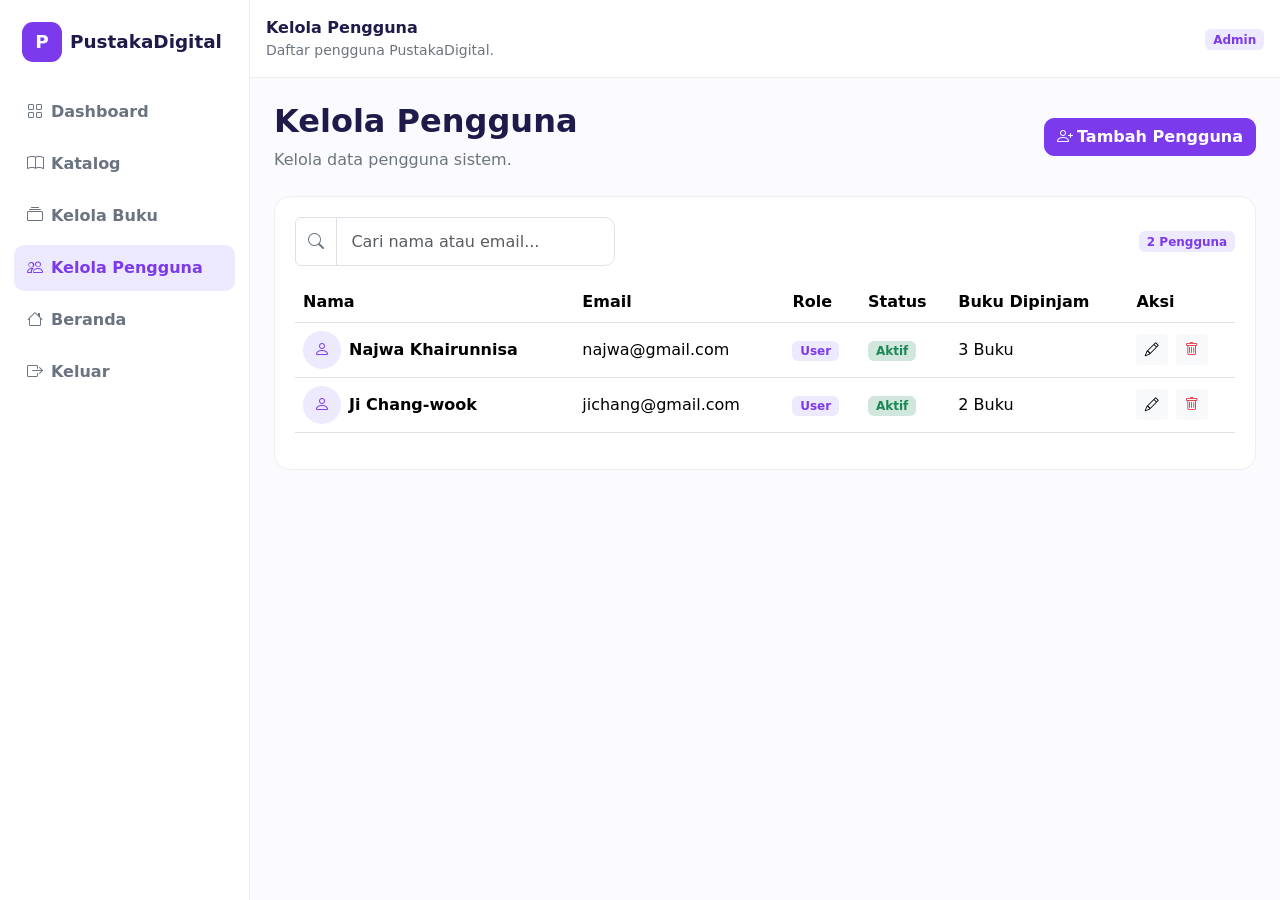
<file: route/kelola-pengguna.html>
<!DOCTYPE html>
<html lang="id">

<head>
    <meta charset="UTF-8">
    <meta name="viewport" content="width=device-width, initial-scale=1.0">
    <title>Kelola Pengguna - PustakaDigital</title>
    <link href="https://cdn.jsdelivr.net/npm/bootstrap@5.3.3/dist/css/bootstrap.min.css" rel="stylesheet">
    <link href="https://cdn.jsdelivr.net/npm/bootstrap-icons@1.11.3/font/bootstrap-icons.css" rel="stylesheet">
    <link rel="icon" type="image/svg+xml"
        href="data:image/svg+xml,%3Csvg xmlns='http://www.w3.org/2000/svg' viewBox='0 0 100 100'%3E%3Crect width='100' height='100' rx='22' fill='%237C3AED'/%3E%3Ctext x='50%25' y='55%25' dominant-baseline='middle' text-anchor='middle' font-family='Arial' font-weight='800' font-size='58' fill='white'%3EP%3C/text%3E%3C/svg%3E">
    <link rel="stylesheet" href="../assets/css/style.css">
</head>

<body>
    <aside id="sidebar" class="sidebar">
        <a class="navbar-brand d-flex align-items-center gap-2 mb-4 px-2" href="../index.html"><span
                class="logo">P</span>PustakaDigital</a>
        <nav class="nav flex-column">
            <a class="nav-link" href="dashboard-admin.html"><i class="bi bi-grid me-2"></i>Dashboard</a>
            <a class="nav-link" href="katalog.html"><i class="bi bi-book me-2"></i>Katalog</a>
            <a class="nav-link" href="kelola-buku.html"><i class="bi bi-collection me-2"></i>Kelola Buku</a>
            <a class="nav-link active" href="kelola-pengguna.html"><i class="bi bi-people me-2"></i>Kelola Pengguna</a>
            <a class="nav-link" href="../index.html"><i class="bi bi-house me-2"></i>Beranda</a>
            <a class="nav-link logout" href="login.html"><i class="bi bi-box-arrow-right me-2"></i>Keluar</a>
        </nav>
    </aside>

    <div class="main-with-sidebar">
        <header class="topbar p-3">
            <div class="d-flex align-items-center gap-3">
                <button type="button" id="mobileMenu" class="btn btn-light mobile-menu"><i
                        class="bi bi-list"></i></button>
                <div><b>Kelola Pengguna</b>
                    <div class="small text-secondary">Daftar pengguna PustakaDigital.</div>
                </div>
                <div class="ms-auto"><span class="badge bg-ungu-muda text-ungu">Admin</span></div>
            </div>
        </header>

        <main class="container-fluid p-4">
            <div class="d-flex flex-wrap justify-content-between align-items-center mb-4 gap-2">
                <div>
                    <h2 class="page-title">Kelola Pengguna</h2>
                    <p class="text-secondary mb-0">Kelola data pengguna sistem.</p>
                </div>
                <button type="button" class="btn btn-ungu" onclick="bukaTambah()"><i
                        class="bi bi-person-plus me-1"></i>Tambah Pengguna</button>
            </div>

            <div class="table-card">
                <div class="d-flex justify-content-between align-items-center mb-3">
                    <div class="input-group" style="max-width:320px">
                        <span class="input-group-text bg-white"><i class="bi bi-search text-secondary"></i></span>
                        <input id="cariPengguna" type="search" class="form-control"
                            placeholder="Cari nama atau email..." oninput="cariPengguna()">
                    </div>
                    <span id="jumlahPengguna" class="badge bg-ungu-muda text-ungu">2 Pengguna</span>
                </div>

                <div class="table-responsive">
                    <table class="table align-middle">
                        <thead>
                            <tr>
                                <th>Nama</th>
                                <th>Email</th>
                                <th>Role</th>
                                <th>Status</th>
                                <th>Buku Dipinjam</th>
                                <th>Aksi</th>
                            </tr>
                        </thead>
                        <tbody id="tabelPengguna">
                            <tr class="baris-pengguna" data-nama="Najwa Khairunnisa" data-email="najwa@gmail.com">
                                <td>
                                    <div class="d-flex align-items-center gap-2">
                                        <div class="rounded-circle bg-ungu-muda text-ungu d-flex align-items-center justify-content-center"
                                            style="width:38px;height:38px"><i class="bi bi-person"></i></div><b>Najwa
                                            Khairunnisa</b>
                                    </div>
                                </td>
                                <td>najwa@gmail.com</td>
                                <td><span class="badge bg-ungu-muda text-ungu">User</span></td>
                                <td><span class="badge bg-success-subtle text-success">Aktif</span></td>
                                <td>3 Buku</td>
                                <td>
                                    <div class="d-flex gap-2">
                                        <button type="button" class="btn btn-sm btn-light" onclick="bukaEdit(this)"
                                            data-nama="Najwa Khairunnisa" data-email="najwa@gmail.com" data-role="User"
                                            data-status="Aktif"><i class="bi bi-pencil"></i></button>
                                        <button type="button" class="btn btn-sm btn-light text-danger"><i
                                                class="bi bi-trash"></i></button>
                                    </div>
                                </td>
                            </tr>
                            <tr class="baris-pengguna" data-nama="Ji Chang-wook" data-email="jichang@gmail.com">
                                <td>
                                    <div class="d-flex align-items-center gap-2">
                                        <div class="rounded-circle bg-ungu-muda text-ungu d-flex align-items-center justify-content-center"
                                            style="width:38px;height:38px"><i class="bi bi-person"></i></div><b>Ji
                                            Chang-wook</b>
                                    </div>
                                </td>
                                <td>jichang@gmail.com</td>
                                <td><span class="badge bg-ungu-muda text-ungu">User</span></td>
                                <td><span class="badge bg-success-subtle text-success">Aktif</span></td>
                                <td>2 Buku</td>
                                <td>
                                    <div class="d-flex gap-2">
                                        <button type="button" class="btn btn-sm btn-light" onclick="bukaEdit(this)"
                                            data-nama="Ji Chang-wook" data-email="jichang@gmail.com" data-role="User"
                                            data-status="Aktif"><i class="bi bi-pencil"></i></button>
                                        <button type="button" class="btn btn-sm btn-light text-danger"><i
                                                class="bi bi-trash"></i></button>
                                    </div>
                                </td>
                            </tr>
                        </tbody>
                    </table>
                </div>

                <div id="penggunaKosong" class="text-center py-4 d-none">
                    <i class="bi bi-inbox" style="font-size:2.5rem;color:var(--abu)"></i>
                    <p class="text-secondary mt-2 mb-0">Tidak ada pengguna yang cocok.</p>
                </div>
            </div>
        </main>
    </div>

    <!-- POPUP MODAL - UNTUK TAMBAH & EDIT, SCROLL VERTIKAL -->
    <div class="modal fade" id="modalPengguna" tabindex="-1">
        <div class="modal-dialog modal-dialog-centered modal-dialog-scrollable">
            <div class="modal-content" style="border-radius:16px; max-height:90vh; overflow-y:auto; overflow-x:hidden">
                <div class="modal-header border-0">
                    <h5 id="modalTitle" class="modal-title fw-bold">Tambah Pengguna</h5>
                    <button type="button" class="btn-close" data-bs-dismiss="modal"></button>
                </div>
                <div class="modal-body" style="overflow-y:auto; overflow-x:hidden;">
                    <div class="mb-3"><label class="form-label fw-semibold">Nama Lengkap</label><input id="inputNama"
                            type="text" class="form-control" placeholder="Nama pengguna"></div>
                    <div class="mb-3"><label class="form-label fw-semibold">Email</label><input id="inputEmail"
                            type="email" class="form-control" placeholder="email@example.com"></div>
                    <div class="row g-3">
                        <div class="col-6"><label class="form-label fw-semibold">Role</label><select id="inputRole"
                                class="form-select">
                                <option>User</option>
                                <option>Admin</option>
                            </select></div>
                        <div class="col-6"><label class="form-label fw-semibold">Status</label><select id="inputStatus"
                                class="form-select">
                                <option>Aktif</option>
                                <option>Nonaktif</option>
                            </select></div>
                    </div>
                </div>
                <div class="modal-footer border-0">
                    <button type="button" class="btn btn-light" data-bs-dismiss="modal">Batal</button>
                    <button type="button" class="btn btn-ungu" data-bs-dismiss="modal">Simpan</button>
                </div>
            </div>
        </div>
    </div>

    <script src="https://cdn.jsdelivr.net/npm/bootstrap@5.3.3/dist/js/bootstrap.bundle.min.js"></script>
    <script src="../assets/js/script.js"></script>
    <script>
        function bukaTambah() {
            document.getElementById('modalTitle').textContent = 'Tambah Pengguna';
            document.getElementById('inputNama').value = '';
            document.getElementById('inputEmail').value = '';
            document.getElementById('inputRole').value = 'User';
            document.getElementById('inputStatus').value = 'Aktif';
            bootstrap.Modal.getOrCreateInstance(document.getElementById('modalPengguna')).show();
        }

        function bukaEdit(btn) {
            document.getElementById('modalTitle').textContent = 'Edit Pengguna';
            document.getElementById('inputNama').value = btn.dataset.nama;
            document.getElementById('inputEmail').value = btn.dataset.email;
            document.getElementById('inputRole').value = btn.dataset.role;
            document.getElementById('inputStatus').value = btn.dataset.status;
            bootstrap.Modal.getOrCreateInstance(document.getElementById('modalPengguna')).show();
        }

        // ===== SEARCH BAR =====
        function cariPengguna() {
            var kw = document.getElementById("cariPengguna").value.toLowerCase().trim();
            var rows = document.querySelectorAll(".baris-pengguna");
            var tampil = 0;

            rows.forEach(function (row) {
                var nama = (row.dataset.nama || "").toLowerCase();
                var email = (row.dataset.email || "").toLowerCase();

                if (nama.indexOf(kw) !== -1 || email.indexOf(kw) !== -1) {
                    row.classList.remove("d-none");
                    tampil++;
                } else {
                    row.classList.add("d-none");
                }
            });

            document.getElementById("jumlahPengguna").textContent = tampil + " Pengguna";
            document.getElementById("penggunaKosong").classList.toggle("d-none", tampil !== 0);
        }
    </script>
</body>

</html>
</file>
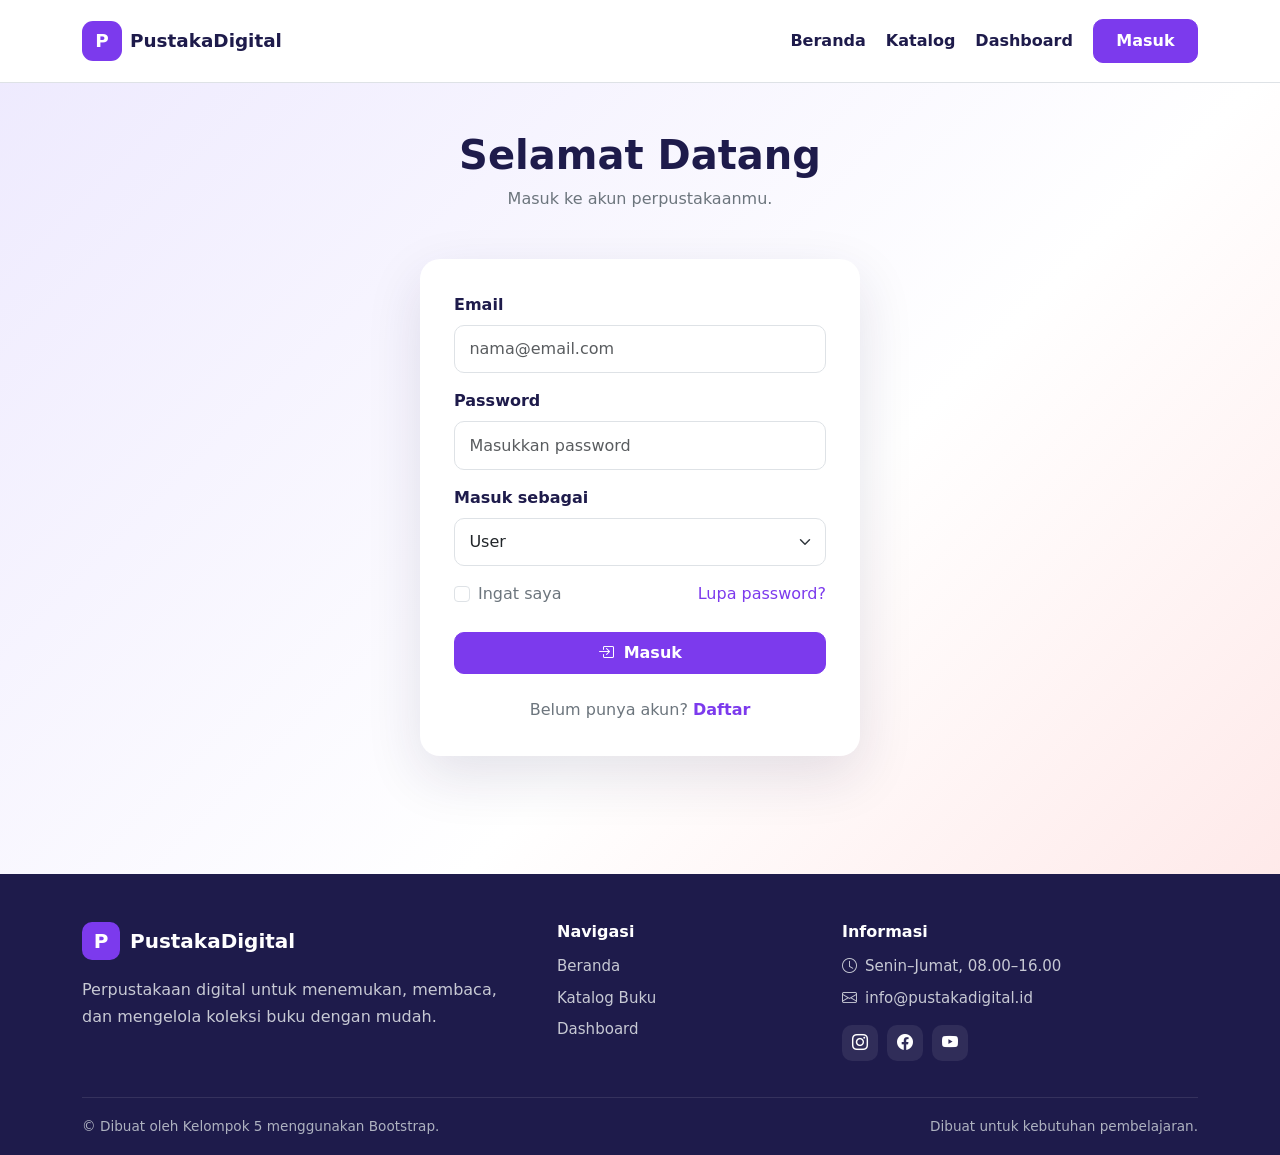
<file: route/login.html>
<!DOCTYPE html>
<html lang="id">

<head>
    <meta charset="UTF-8">
    <meta name="viewport" content="width=device-width, initial-scale=1.0">
    <title>Login - PustakaDigital</title>
    <link href="https://cdn.jsdelivr.net/npm/bootstrap@5.3.3/dist/css/bootstrap.min.css" rel="stylesheet">
    <link href="https://cdn.jsdelivr.net/npm/bootstrap-icons@1.11.3/font/bootstrap-icons.css" rel="stylesheet">
    <link rel="icon" type="image/svg+xml"
        href="data:image/svg+xml,%3Csvg xmlns='http://www.w3.org/2000/svg' viewBox='0 0 100 100'%3E%3Crect width='100' height='100' rx='22' fill='%237C3AED'/%3E%3Ctext x='50%25' y='55%25' dominant-baseline='middle' text-anchor='middle' font-family='Arial' font-weight='800' font-size='58' fill='white'%3EP%3C/text%3E%3C/svg%3E">
    <link rel="stylesheet" href="../assets/css/style.css">
</head>

<body class="login-page">

    <!-- ================= NAVBAR ================= -->
    <nav class="navbar navbar-expand-lg border-bottom sticky-top bg-white">
        <div class="container py-2">
            <a class="navbar-brand d-flex align-items-center gap-2" href="../index.html">
                <span class="logo">P</span>
                PustakaDigital
            </a>

            <button class="navbar-toggler" type="button" data-bs-toggle="collapse" data-bs-target="#nav"
                aria-controls="nav" aria-expanded="false" aria-label="Toggle navigation">
                <span class="navbar-toggler-icon"></span>
            </button>

            <div class="collapse navbar-collapse" id="nav">
                <ul class="navbar-nav ms-auto align-items-lg-center gap-lg-1">
                    <li class="nav-item">
                        <a class="nav-link" href="../index.html">Beranda</a>
                    </li>
                    <li class="nav-item">
                        <a class="nav-link" href="katalog.html">Katalog</a>
                    </li>
                    <li class="nav-item">
                        <a class="nav-link" href="dashboard-user.html">Dashboard</a>
                    </li>
                    <li class="nav-item">
                        <a class="btn btn-ungu ms-lg-2" href="login.html">Masuk</a>
                    </li>
                </ul>
            </div>
        </div>
    </nav>

    <!-- ================= HEADER ================= -->
    <header class="text-center py-5">
        <div class="container">
            <h1 class="page-title">Selamat Datang</h1>
            <p class="text-secondary mb-0">Masuk ke akun perpustakaanmu.</p>
        </div>
    </header>

    <!-- ================= MAIN ================= -->
    <main class="pb-5">
        <div class="container">
            <div class="login-card">

                <form id="loginForm">
                    <div class="mb-3">
                        <label class="form-label fw-semibold">Email</label>
                        <input id="email" type="email" class="form-control" placeholder="nama@email.com" required>
                    </div>

                    <div class="mb-3">
                        <label class="form-label fw-semibold">Password</label>
                        <input id="password" type="password" class="form-control" placeholder="Masukkan password"
                            required>
                    </div>

                    <div class="mb-3">
                        <label class="form-label fw-semibold">Masuk sebagai</label>
                        <select id="role" class="form-select">
                            <option value="user">User</option>
                            <option value="admin">Admin</option>
                        </select>
                    </div>

                    <div class="d-flex justify-content-between mb-4">
                        <div class="form-check">
                            <input class="form-check-input" type="checkbox" id="remember">
                            <label class="form-check-label text-secondary" for="remember">
                                Ingat saya
                            </label>
                        </div>
                        <a href="#" class="text-ungu">
                            Lupa password?
                        </a>
                    </div>

                    <button class="btn btn-ungu w-100 py-2">
                        <i class="bi bi-box-arrow-in-right me-1"></i>
                        Masuk
                    </button>
                </form>

                <p class="text-center text-secondary mt-4 mb-0">
                    Belum punya akun?
                    <a href="daftar.html" class="text-ungu fw-bold">
                        Daftar
                    </a>
                </p>

            </div>
        </div>
    </main>

    <!-- ================= FOOTER ================= -->
    <footer class="site-footer">
        <div class="container">
            <div class="row g-4">
                <div class="col-lg-5 col-md-6">
                    <a href="../index.html" class="footer-brand">
                        <span class="footer-logo">P</span>
                        <span>PustakaDigital</span>
                    </a>
                    <p class="footer-description mt-3 mb-0">
                        Perpustakaan digital untuk menemukan, membaca, dan mengelola koleksi buku dengan mudah.
                    </p>
                </div>

                <div class="col-6 col-lg-3 col-md-3">
                    <h6 class="footer-title">Navigasi</h6>
                    <a href="../index.html" class="footer-link">Beranda</a>
                    <a href="katalog.html" class="footer-link">Katalog Buku</a>
                    <a href="dashboard-user.html" class="footer-link">Dashboard</a>
                </div>

                <div class="col-6 col-lg-4 col-md-3">
                    <h6 class="footer-title">Informasi</h6>
                    <span class="footer-info"><i class="bi bi-clock me-2"></i>Senin–Jumat, 08.00–16.00</span>
                    <span class="footer-info"><i class="bi bi-envelope me-2"></i>info@pustakadigital.id</span>
                    <div class="footer-social mt-3">
                        <a href="#" aria-label="Instagram"><i class="bi bi-instagram"></i></a>
                        <a href="#" aria-label="Facebook"><i class="bi bi-facebook"></i></a>
                        <a href="#" aria-label="YouTube"><i class="bi bi-youtube"></i></a>
                    </div>
                </div>
            </div>

            <div class="footer-bottom">
                <span>© Dibuat oleh Kelompok 5 menggunakan Bootstrap.</span>
                <span>Dibuat untuk kebutuhan pembelajaran.</span>
            </div>
        </div>
    </footer>

    <script src="https://cdn.jsdelivr.net/npm/bootstrap@5.3.3/dist/js/bootstrap.bundle.min.js"></script>
    <script src="../assets/js/script.js"></script>
</body>

</html>
</file>
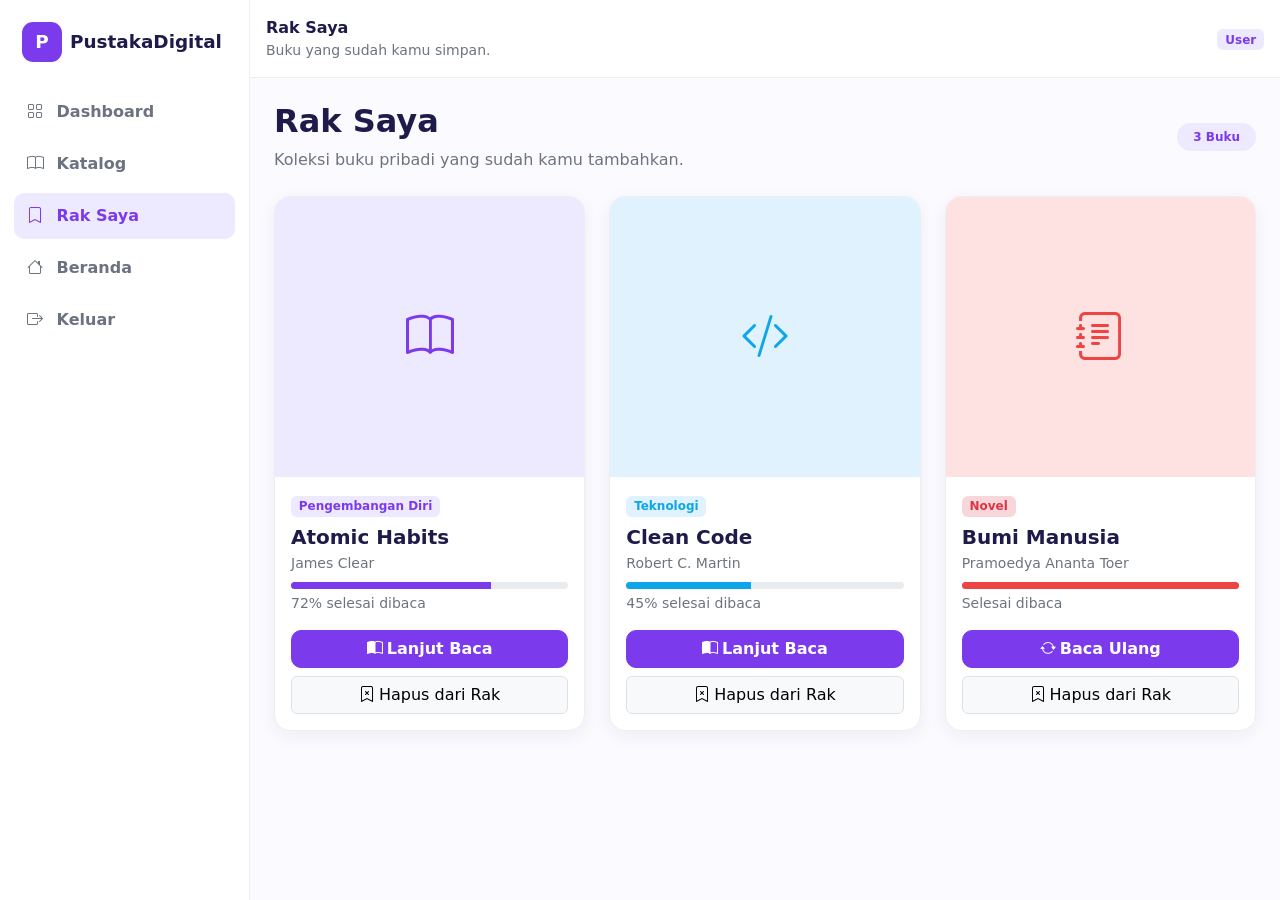
<file: route/rak-saya.html>
<!DOCTYPE html>
<html lang="id">

<head>
    <meta charset="UTF-8">
    <meta name="viewport" content="width=device-width, initial-scale=1.0">
    <title>Rak Saya - PustakaDigital</title>
    <link href="https://cdn.jsdelivr.net/npm/bootstrap@5.3.3/dist/css/bootstrap.min.css" rel="stylesheet">
    <link href="https://cdn.jsdelivr.net/npm/bootstrap-icons@1.11.3/font/bootstrap-icons.css" rel="stylesheet">
    <link rel="icon" type="image/svg+xml"
        href="data:image/svg+xml,%3Csvg xmlns='http://www.w3.org/2000/svg' viewBox='0 0 100 100'%3E%3Crect width='100' height='100' rx='22' fill='%237C3AED'/%3E%3Ctext x='50%25' y='55%25' dominant-baseline='middle' text-anchor='middle' font-family='Arial' font-weight='800' font-size='58' fill='white'%3EP%3C/text%3E%3C/svg%3E">
    <link rel="stylesheet" href="../assets/css/style.css">
</head>

<body>
    <aside id="sidebar" class="sidebar">
        <a class="navbar-brand d-flex align-items-center gap-2 mb-4 px-2" href="../index.html">
            <span class="logo">P</span>
            PustakaDigital
        </a>
        <nav class="nav flex-column">
            <a class="nav-link" href="dashboard-user.html">
                <i class="bi bi-grid me-2"></i>
                Dashboard
            </a>
            <a class="nav-link" href="katalog.html">
                <i class="bi bi-book me-2"></i>
                Katalog
            </a>
            <a class="nav-link active" href="rak-saya.html">
                <i class="bi bi-bookmark me-2"></i>
                Rak Saya
            </a>
            <a class="nav-link" href="../index.html">
                <i class="bi bi-house me-2"></i>
                Beranda
            </a>
            <a class="nav-link logout" href="login.html">
                <i class="bi bi-box-arrow-right me-2"></i>
                Keluar
            </a>
        </nav>
    </aside>
    <div class="main-with-sidebar">
        <header class="topbar p-3">
            <div class="d-flex align-items-center gap-3">
                <button id="mobileMenu" class="btn btn-light mobile-menu">
                    <i class="bi bi-list"></i>
                </button>
                <div>
                    <b>Rak Saya</b>
                    <div class="small text-secondary">
                        Buku yang sudah kamu simpan.
                    </div>
                </div>
                <div class="ms-auto">
                    <span class="badge bg-ungu-muda text-ungu">User</span>
                </div>
            </div>
        </header>
        <main class="container-fluid p-4">
            <div class="d-flex flex-wrap justify-content-between align-items-center mb-4">
                <div>
                    <h2 class="page-title">Rak Saya</h2>
                    <p class="text-secondary mb-0">Koleksi buku pribadi yang sudah kamu tambahkan.</p>
                </div>
                <span id="jumlahRak" class="badge bg-ungu-muda text-ungu rounded-pill px-3 py-2">3 Buku</span>
            </div>

            <div class="row g-4" id="rakGrid"></div>

            <div id="rakKosong" class="text-center py-5 d-none">
                <div class="card-clean p-5">
                    <i class="bi bi-bookmark" style="font-size:3rem;color:var(--abu)"></i>
                    <h5 class="mt-3">Rak kamu masih kosong</h5>
                    <p class="text-secondary">Simpan buku dari katalog untuk mulai membaca.</p>
                    <a href="katalog.html" class="btn btn-ungu mt-2">
                        <i class="bi bi-grid me-1"></i>Jelajahi Katalog
                    </a>
                </div>
            </div>
        </main>
    </div>

    <div class="toast-container position-fixed bottom-0 end-0 p-3" style="z-index:1080">
        <div id="toastRak" class="toast border-0" role="alert"
            style="background:var(--gelap); color:white; border-radius:12px">
            <div class="d-flex align-items-center">
                <div class="toast-body d-flex align-items-center gap-2">
                    <span
                        style="width:32px;height:32px;border-radius:8px;background:var(--ungu);display:inline-flex;align-items:center;justify-content:center">
                        <i class="bi bi-check-lg"></i>
                    </span>
                    <span id="toastRakMsg">Buku dihapus dari rak</span>
                </div>
                <button type="button" class="btn-close btn-close-white me-3" data-bs-dismiss="toast"></button>
            </div>
        </div>
    </div>

    <script src="https://cdn.jsdelivr.net/npm/bootstrap@5.3.3/dist/js/bootstrap.bundle.min.js"></script>
    <script src="../assets/js/script.js"></script>

    <script>
        (function () {
            var KEY = "pustaka_rak_v1";
            var awal = [
                { judul: "Atomic Habits", penulis: "James Clear", kategori: "Pengembangan Diri", progres: 72 },
                { judul: "Clean Code", penulis: "Robert C. Martin", kategori: "Teknologi", progres: 45 },
                { judul: "Bumi Manusia", penulis: "Pramoedya Ananta Toer", kategori: "Novel", progres: 100 }
            ];
            var tema = {
                "Pengembangan Diri": { cover: "book-cover", coverStyle: "", ikon: "bi-book", warna: "var(--ungu)", badge: "bg-ungu-muda text-ungu" },
                "Teknologi": { cover: "book-cover bg-biru-muda", coverStyle: "", ikon: "bi-code-slash", warna: "var(--biru)", badge: "bg-biru-muda text-biru" },
                "Novel": { cover: "book-cover", coverStyle: "background:var(--merah-muda)", ikon: "bi-journal-text", warna: "var(--merah)", badge: "bg-danger-subtle text-danger" }
            };
            var temaDefault = tema["Pengembangan Diri"];

            var rak = muat();

            function muat() {
                try {
                    var d = JSON.parse(localStorage.getItem(KEY));
                    if (Array.isArray(d)) return d;
                } catch (e) { }
                return awal.slice();
            }
            function simpan() {
                try { localStorage.setItem(KEY, JSON.stringify(rak)); }
                catch (e) { console.error("Gagal menyimpan:", e); }
            }
            function esc(t) { var d = document.createElement("div"); d.textContent = t; return d.innerHTML; }

            function render() {
                var grid = document.getElementById("rakGrid");
                var html = "";
                rak.forEach(function (b, i) {
                    var t = tema[b.kategori] || temaDefault;
                    var selesai = b.progres >= 100;
                    html += '<div class="col-md-6 col-lg-4 buku-rak"><div class="book-card">' +
                        '<div class="' + t.cover + '"' + (t.coverStyle ? ' style="' + t.coverStyle + '"' : '') + '>' +
                        '<i class="bi ' + t.ikon + '" style="font-size:3rem;color:' + t.warna + '"></i></div>' +
                        '<div class="p-3">' +
                        '<span class="badge ' + t.badge + '">' + esc(b.kategori || "") + '</span>' +
                        '<h5 class="fw-bold mt-2 mb-1">' + esc(b.judul) + '</h5>' +
                        '<p class="text-secondary small mb-2">' + esc(b.penulis || "") + '</p>' +
                        '<div class="progress mb-1" style="height:7px;"><div class="progress-bar" style="width:' + (b.progres || 0) + '%;background:' + t.warna + ';"></div></div>' +
                        '<p class="small text-secondary mb-3">' + (selesai ? "Selesai dibaca" : (b.progres || 0) + "% selesai dibaca") + '</p>' +
                        '<div class="d-grid gap-2">' +
                        '<a href="detail-buku.html" class="btn btn-ungu"><i class="bi ' + (selesai ? "bi-arrow-repeat" : "bi-book-half") + ' me-1"></i>' + (selesai ? "Baca Ulang" : "Lanjut Baca") + '</a>' +
                        '<button class="btn btn-light border" onclick="hapusDariRak(' + i + ')"><i class="bi bi-bookmark-x me-1"></i>Hapus dari Rak</button>' +
                        '</div></div></div></div>';
                });
                grid.innerHTML = html;
                document.getElementById("jumlahRak").textContent = rak.length + " Buku";
                document.getElementById("rakKosong").classList.toggle("d-none", rak.length !== 0);
            }

            window.hapusDariRak = function (i) {
                var b = rak[i];
                if (!b) return;
                if (!confirm('Hapus "' + b.judul + '" dari Rak Saya?')) return;
                rak.splice(i, 1);
                simpan();
                render();
                var el = document.getElementById("toastRak");
                document.getElementById("toastRakMsg").textContent = 'Buku "' + b.judul + '" dihapus dari rak.';
                bootstrap.Toast.getOrCreateInstance(el, { delay: 2500 }).show();
            };

            render();
        })();
    </script>
</body>

</html>
</file>
<file: assets/css/style.css>
/* ================================
   ROOT VARIABLES
   ================================ */
:root {
    --ungu: #7C3AED;
    --ungu-muda: #EDE9FE;
    --merah: #EF4444;
    --biru: #0EA5E9;
    --gelap: #1E1B4B;
    --abu: #6B7280;
    --bg: #FBFAFF;
    --biru-muda: #E0F2FE;
    --merah-muda: #FEE2E2;
}

/* ================================
   BASE
   ================================ */
* { box-sizing: border-box; }

body {
    font-family: Inter, system-ui, -apple-system, "Segoe UI", sans-serif;
    background: var(--bg);
    color: var(--gelap);
}

a { text-decoration: none; }

/* ================================
   NAVBAR
   ================================ */
.navbar {
    background: #fff;
    padding: .5rem 0;
}

.navbar-brand {
    font-weight: 800;
    color: var(--gelap) !important;
    font-size: 1.15rem;
}

.navbar-brand .logo {
    width: 40px;
    height: 40px;
}

.logo {
    width: 40px;
    height: 40px;
    border-radius: 11px;
    background: var(--ungu);
    color: #fff;
    display: inline-flex;
    align-items: center;
    justify-content: center;
    font-weight: 800;
}

.navbar .nav-link {
    color: var(--gelap);
    font-weight: 600;
    padding: .55rem 1rem;
    border-radius: 8px;
    transition: all .2s ease;
}

.navbar .nav-link:hover {
    color: var(--ungu);
    background: var(--ungu-muda);
}

.navbar .nav-link.active {
    color: var(--ungu) !important;
    background: var(--ungu-muda);
}

.navbar:not(.catalog-navbar) .btn-ungu {
    padding: .55rem 1.4rem;
    font-weight: 700;
    border-radius: 10px;
}

/* ================================
   BUTTONS
   ================================ */
.btn-ungu {
    background: var(--ungu);
    border-color: var(--ungu);
    color: #fff;
    font-weight: 700;
    border-radius: 10px;
}
.btn-ungu:hover {
    background: #6D28D9;
    border-color: #6D28D9;
    color: #fff;
}

.btn-cari {
    background: var(--merah);
    border-color: var(--merah);
    color: #fff;
    font-weight: 700;
    border-radius: 10px;
}
.btn-cari:hover {
    background: #DC2626;
    border-color: #DC2626;
    color: #fff;
}

.btn-pinjam {
    background: var(--biru);
    border-color: var(--biru);
    color: #fff;
    font-weight: 600;
    border-radius: 8px;
}
.btn-pinjam:hover {
    background: #0284C7;
    color: #fff;
}

/* ================================
   UTILITIES
   ================================ */
.text-ungu { color: var(--ungu) !important; }
.text-biru { color: var(--biru) !important; }
.bg-ungu-muda { background: var(--ungu-muda) !important; }
.bg-biru-muda { background: var(--biru-muda) !important; }
.page-title { font-weight: 800; color: var(--gelap); }
.info-label { color: var(--abu); font-size: .9rem; }
.rating { color: #F59E0B; }

/* ================================
   FORMS
   ================================ */
.form-control,
.form-select {
    border-radius: 10px;
    padding: .7rem .9rem;
}
.form-control:focus,
.form-select:focus {
    border-color: var(--ungu);
    box-shadow: 0 0 0 .2rem rgba(124, 58, 237, .12);
}

/* ================================
   CARD CLEAN
   ================================ */
.card-clean {
    border: 1px solid #eee;
    border-radius: 16px;
    background: #fff;
    box-shadow: 0 5px 20px rgba(30, 27, 75, .05);
}

/* ================================
   HERO
   ================================ */
.hero {
    padding: 80px 0;
    background: #fff;
}
.hero h1 {
    font-size: clamp(2.6rem, 5vw, 4.5rem);
    line-height: 1.04;
    font-weight: 800;
    letter-spacing: -2px;
}
.hero h1 span { color: var(--ungu); }
.hero p {
    color: var(--abu);
    font-size: 1.08rem;
    line-height: 1.7;
}
.badge-soft {
    background: var(--ungu-muda);
    color: var(--ungu);
    padding: 8px 14px;
    border-radius: 50px;
    font-weight: 600;
}
.search-box {
    background: #fff;
    border: 1px solid #ddd;
    border-radius: 14px;
    padding: 6px;
    box-shadow: 0 8px 24px rgba(30, 27, 75, .07);
}
.search-box input {
    border: 0 !important;
    box-shadow: none !important;
}

/* ================================
   CATEGORY PILLS
   ================================ */
.category-btn {
    border: 1px solid var(--ungu);
    color: var(--ungu);
    background: #fff;
    border-radius: 50px;
    padding: 7px 18px;
    margin: 4px;
    transition: .2s;
    font-weight: 600;
}
.category-btn:hover,
.category-btn.active {
    background: var(--ungu);
    color: #fff;
}

/* ================================
   BOOK CARD
   ================================ */
.book-card {
    height: 100%;
    overflow: hidden;
    border: 1px solid #eee;
    border-radius: 16px;
    background: #fff;
    transition: .25s;
    box-shadow: 0 5px 18px rgba(30, 27, 75, .06);
}
.book-card:hover {
    transform: translateY(-6px);
    box-shadow: 0 12px 28px rgba(30, 27, 75, .13);
}
.book-cover {
    width: 100%;
    height: 280px;
    display: flex;
    align-items: center;
    justify-content: center;
    overflow: hidden;
    background: var(--ungu-muda);
}
.book-cover img {
    width: 100%;
    height: 100%;
    object-fit: cover;
}
.book-card .card-body { padding: 18px; }

/* ================================
   DETAIL COVER (merged — versi gambar)
   ================================ */
.detail-cover {
    height: auto;
    border-radius: 18px;
    background: transparent;
    display: flex;
    justify-content: center;
    align-items: flex-start;
    overflow: visible;
    color: var(--ungu);
}
.detail-cover img {
    max-width: 280px;
    width: 100%;
    height: auto;
    object-fit: contain;
    border-radius: 8px;
    box-shadow: 0 8px 24px rgba(30, 27, 75, .15);
    display: block;
}

/* ================================
   LOGIN
   ================================ */
.login-page {
    min-height: 100vh;
    background: linear-gradient(
        135deg,
        var(--ungu-muda),
        #fff 55%,
        var(--merah-muda)
    );
}
.login-card {
    max-width: 440px;
    margin: auto;
    background: #fff;
    border-radius: 20px;
    padding: 34px;
    box-shadow: 0 20px 55px rgba(30, 27, 75, .12);
}

/* ================================
   SIDEBAR & DASHBOARD
   ================================ */
.sidebar {
    width: 250px;
    position: fixed;
    top: 0;
    bottom: 0;
    left: 0;
    background: #fff;
    border-right: 1px solid #eee;
    padding: 22px 14px;
    z-index: 1030;
}
.sidebar .nav-link {
    color: var(--abu);
    font-weight: 600;
    border-radius: 10px;
    padding: 11px 13px;
    margin: 3px 0;
}
.sidebar .nav-link:hover,
.sidebar .nav-link.active {
    background: var(--ungu-muda);
    color: var(--ungu);
}
.main-with-sidebar { margin-left: 250px; }
.topbar {
    position: sticky;
    top: 0;
    z-index: 1020;
    background: #fff;
    border-bottom: 1px solid #eee;
}
.stat {
    border: 1px solid #eee;
    border-radius: 16px;
    background: #fff;
    padding: 20px;
}
.stat-icon {
    width: 45px;
    height: 45px;
    border-radius: 12px;
    background: var(--ungu-muda);
    color: var(--ungu);
    display: flex;
    align-items: center;
    justify-content: center;
}
.stat-number {
    font-size: 1.8rem;
    font-weight: 800;
}
.table-card {
    background: #fff;
    border: 1px solid #eee;
    border-radius: 16px;
    padding: 20px;
}

/* Sidebar backdrop (untuk mobile) */
.sidebar-backdrop {
    display: none;
    position: fixed;
    inset: 0;
    background: rgba(30, 27, 75, .5);
    backdrop-filter: blur(2px);
    z-index: 1025;
    opacity: 0;
    transition: opacity .25s ease;
}
.sidebar-backdrop.show {
    display: block;
    opacity: 1;
}

/* ================================
   CATALOG NAVBAR
   ================================ */
.catalog-navbar .catalog-toggler {
    border: 1px solid #E5E7EB;
    border-radius: 10px;
    width: 40px;
    height: 40px;
    padding: 7px;
}
.catalog-navbar .catalog-toggler:focus {
    box-shadow: 0 0 0 .2rem rgba(124, 58, 237, .12);
}
.catalog-navbar .catalog-mobile-search {
    width: 40px;
    height: 40px;
    border-radius: 10px;
    display: inline-flex;
    align-items: center;
    justify-content: center;
    color: var(--gelap);
    background: var(--ungu-muda);
    text-decoration: none;
}
.catalog-navbar .catalog-mobile-search:hover { color: var(--ungu); }
.catalog-navbar .catalog-nav-link {
    border-radius: 9px;
    padding: 10px 12px;
}
.catalog-navbar .catalog-nav-link.active {
    color: var(--ungu);
    background: var(--ungu-muda);
    font-weight: 600;
}

/* ================================
   SITE FOOTER
   ================================ */
.site-footer {
    margin-top: 70px;
    padding: 48px 0 0;
    background: var(--gelap);
    color: #fff;
}
.footer-brand {
    display: inline-flex;
    align-items: center;
    gap: 10px;
    color: #fff;
    font-size: 1.25rem;
    font-weight: 800;
    text-decoration: none;
}
.footer-brand:hover { color: #fff; }
.footer-logo {
    width: 38px;
    height: 38px;
    border-radius: 10px;
    background: var(--ungu);
    display: inline-flex;
    align-items: center;
    justify-content: center;
    font-weight: 800;
}
.footer-description {
    max-width: 430px;
    color: #C7C9D4;
    line-height: 1.7;
}
.footer-title {
    margin-bottom: 14px;
    font-weight: 700;
    color: #fff;
}
.footer-link,
.footer-info {
    display: block;
    color: #C7C9D4;
    margin-bottom: 9px;
    font-size: .94rem;
    text-decoration: none;
}
.footer-link:hover { color: #fff; }
.footer-info { line-height: 1.5; }
.footer-social { display: flex; gap: 9px; }
.footer-social a {
    width: 36px;
    height: 36px;
    border-radius: 10px;
    display: inline-flex;
    align-items: center;
    justify-content: center;
    color: #fff;
    background: rgba(255, 255, 255, .08);
    text-decoration: none;
    transition: .2s;
}
.footer-social a:hover {
    background: var(--ungu);
    color: #fff;
}
.footer-bottom {
    margin-top: 36px;
    padding: 18px 0;
    border-top: 1px solid rgba(255, 255, 255, .1);
    display: flex;
    justify-content: space-between;
    gap: 15px;
    color: #AEB2C0;
    font-size: .85rem;
}

/* ================================
   RESPONSIVE
   ================================ */
.mobile-menu { display: none; }

/* ---- Tablet & Mobile (≤991px) ---- */
@media (max-width: 991px) {
    /* Sidebar */
    .sidebar {
        transform: translateX(-100%);
        transition: .2s;
    }
    .sidebar.show { transform: translateX(0); }
    .main-with-sidebar { margin-left: 0; }
    .mobile-menu { display: inline-flex; }
    .hero { padding: 55px 0; }

    /* Catalog navbar */
    .catalog-navbar .navbar-collapse {
        padding: 10px 0 6px;
        border-top: 1px solid #F0F0F0;
        margin-top: 10px;
    }
    .catalog-navbar .catalog-nav-link { padding: 10px 12px; }
    .catalog-navbar .catalog-nav-link.active { background: var(--ungu-muda); }
}

/* ---- Navbar non-catalog (≤991.98px) ---- */
@media (max-width: 991.98px) {
    .navbar:not(.catalog-navbar) .navbar-collapse {
        background: #fff;
        border-radius: 14px;
        margin-top: .75rem;
        padding: .75rem;
        box-shadow: 0 10px 30px rgba(30, 27, 75, .08);
        border: 1px solid #eee;
    }
    .navbar:not(.catalog-navbar) .nav-link {
        padding: .7rem 1rem;
        margin-bottom: 2px;
    }
    .navbar:not(.catalog-navbar) .nav-item:last-child {
        margin-top: .5rem;
    }
    .navbar:not(.catalog-navbar) .btn-ungu {
        width: 100%;
        padding: .7rem;
    }
    .navbar:not(.catalog-navbar) .navbar-toggler {
        border: none;
        padding: .35rem .5rem;
    }
    .navbar:not(.catalog-navbar) .navbar-toggler:focus {
        box-shadow: none;
    }
}

/* ---- Desktop (≥992px) ---- */
@media (min-width: 992px) {
    .sidebar-backdrop { display: none !important; }
    .catalog-navbar .catalog-mobile-search { display: none; }
}

/* ---- Extra small (≤576px) ---- */
@media (max-width: 576px) {
    .site-footer {
        margin-top: 50px;
        padding-top: 38px;
    }
    .footer-bottom {
        flex-direction: column;
        text-align: center;
        align-items: center;
    }
}
</file>
